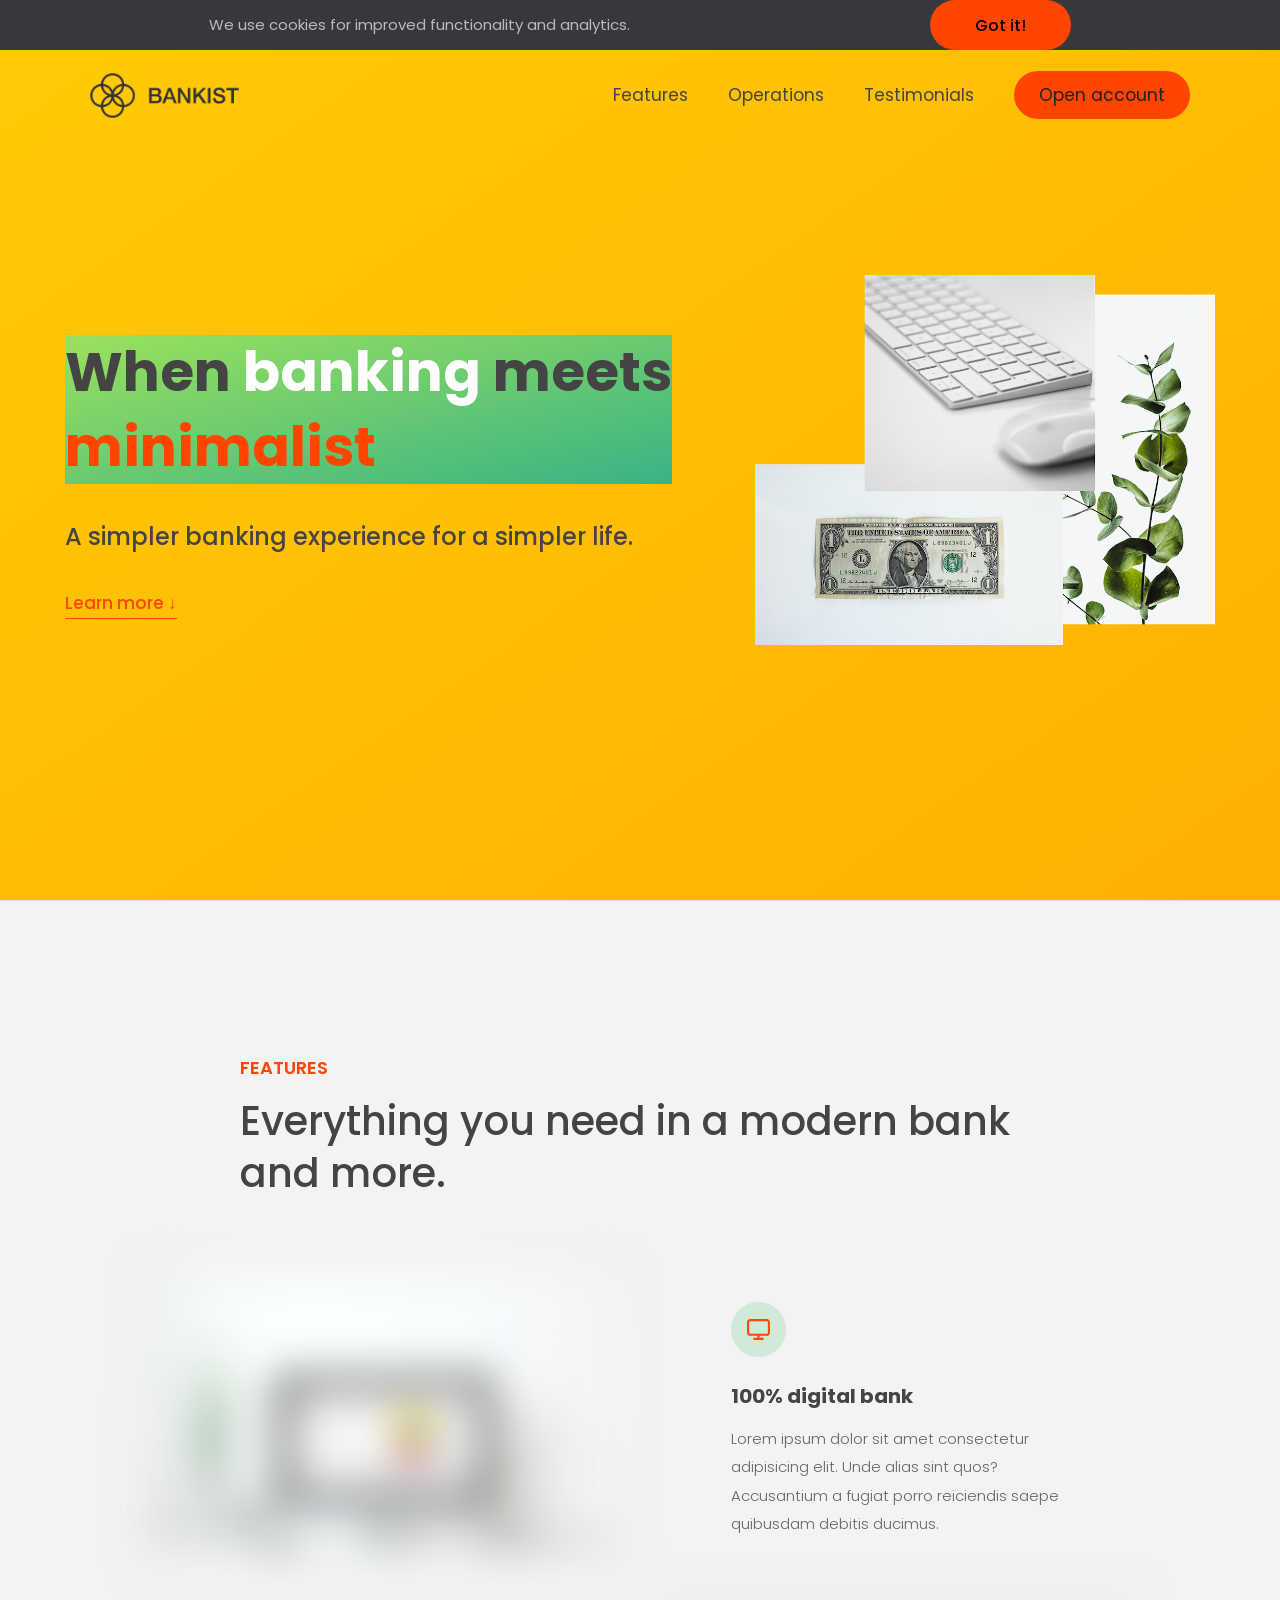
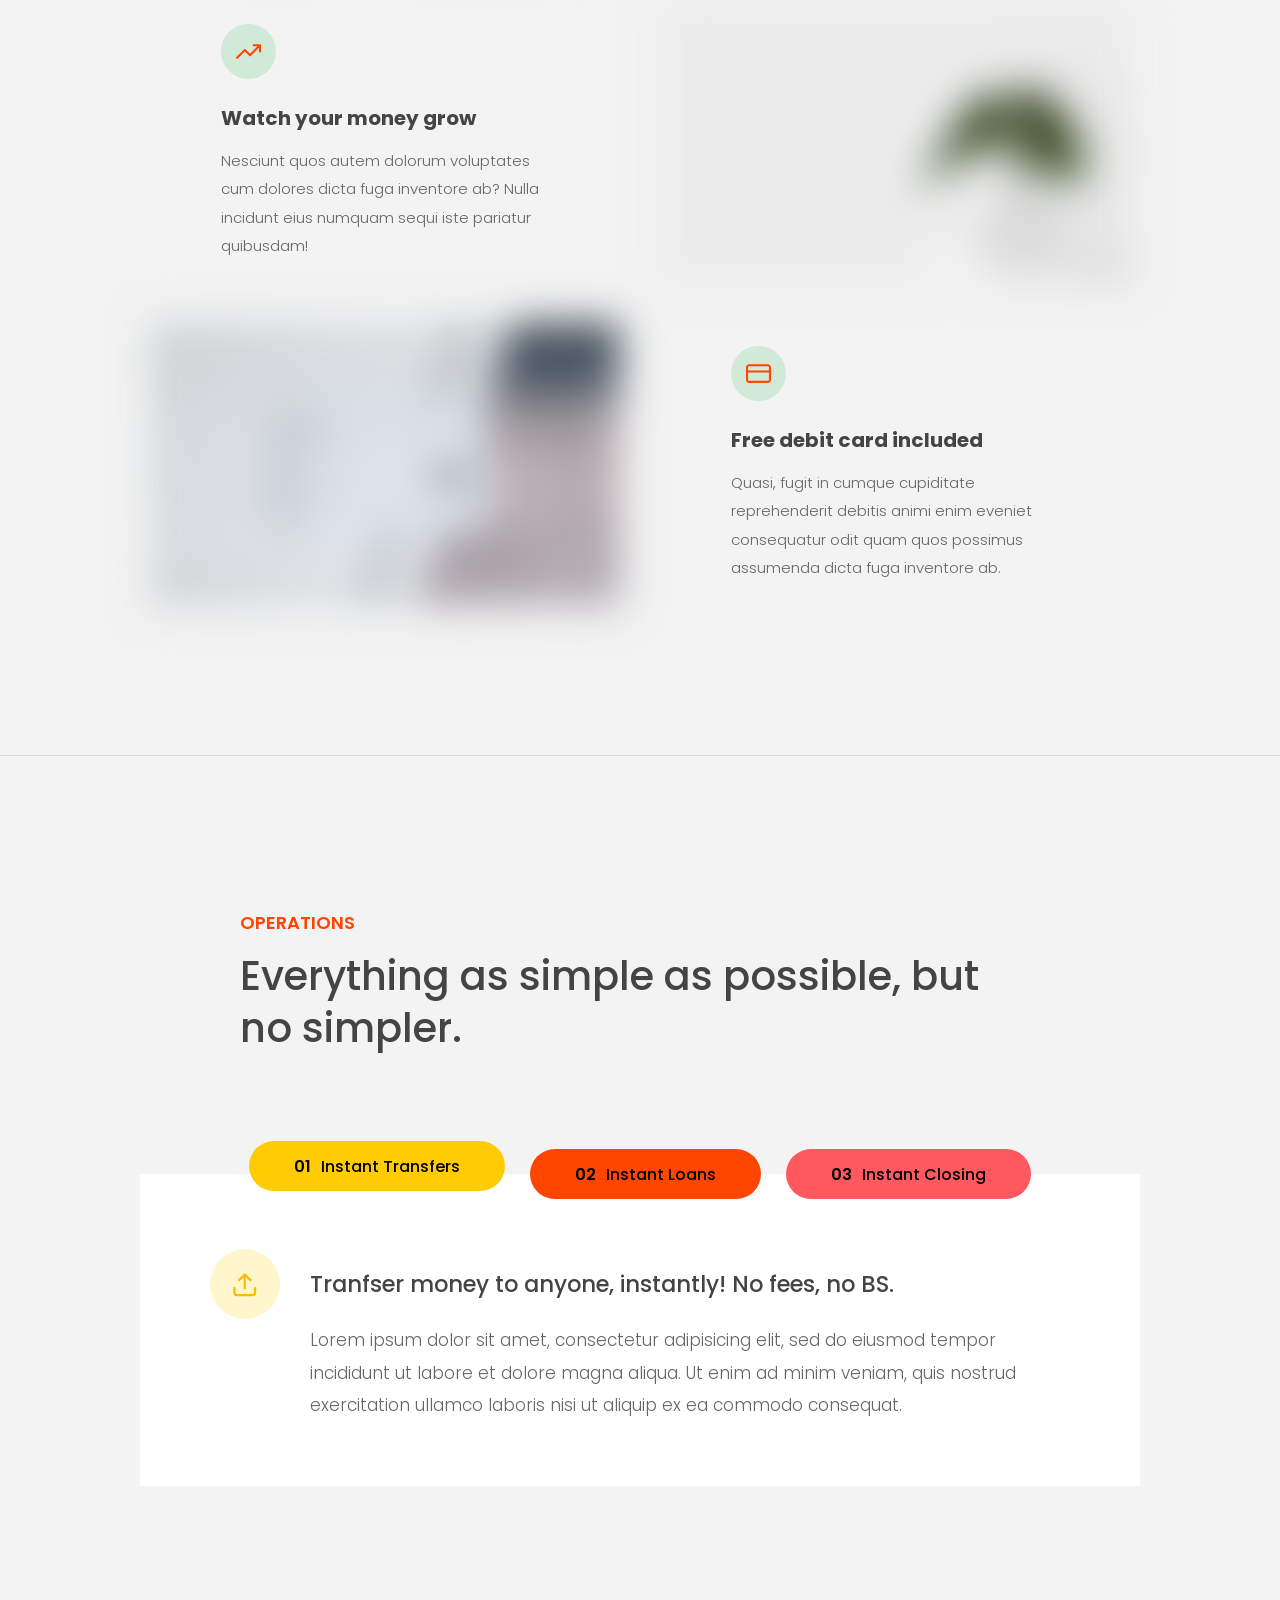
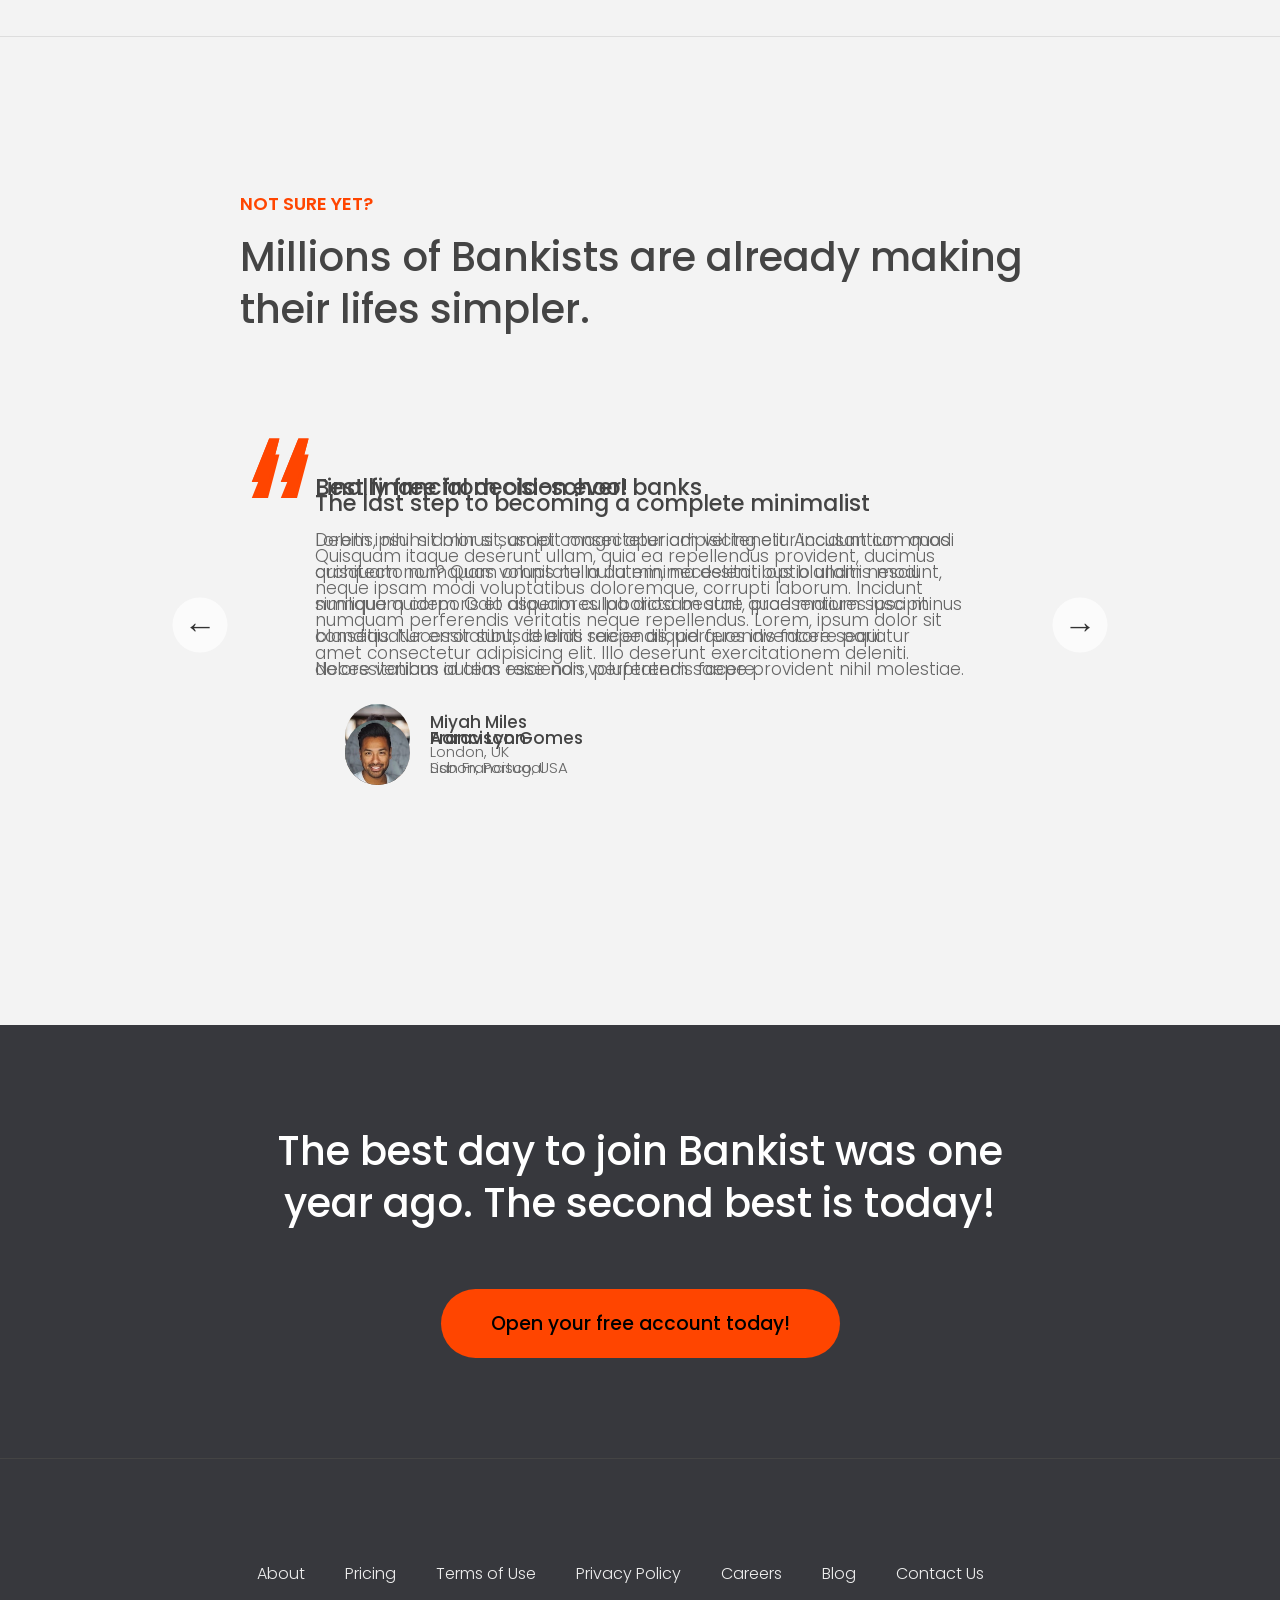
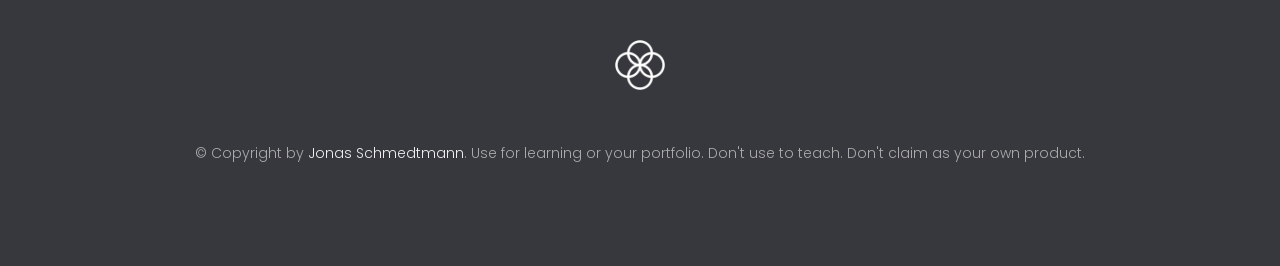
<file: fundemental_part/7.advanced_DOM_events/index.html>
<!DOCTYPE html>
<html lang="en">

<head>
  <meta charset="UTF-8" />
  <meta name="viewport" content="width=device-width, initial-scale=1.0" />
  <meta http-equiv="X-UA-Compatible" content="ie=edge" />
  <link rel="shortcut icon" type="image/png" href="img/icon.png" />

  <link href="https://fonts.googleapis.com/css?family=Poppins:300,400,500,600&display=swap" rel="stylesheet" />
  <link rel="stylesheet" href="style.css" />
  <title>Bankist | When Banking meets Minimalist</title>
</head>

<body>
  <header class="header">
    <nav class="nav">
      <img src="img/logo.png" alt="Bankist logo" class="nav__logo" id="logo" designer="Jonas"
        data-version-number="1.0" />
      <ul class="nav__links">
        <li class="nav__item">
          <a class="nav__link" href="#test-for-proggation">Features</a>
        </li>
        <li class="nav__item">
          <a class="nav__link" href="#section--2">Operations</a>
        </li>
        <li class="nav__item">
          <a class="nav__link" href="#section--3">Testimonials</a>
        </li>
        <li class="nav__item">
          <a class="nav__link nav__link--btn btn--show-modal" href="#">Open account</a>
        </li>
      </ul>
    </nav>

    <div class="header__title">
      <h1>
        When
        <!-- Green highlight effect -->
        <span class="highlight">banking</span>
        meets<br />
        <span class="highlight">minimalist</span>
      </h1>
      <h4>A simpler banking experience for a simpler life.</h4>
      <button class="btn--text btn--scroll-to">Learn more &DownArrow;</button>
      <img src="img/hero.png" class="header__img" alt="Minimalist bank items" />
    </div>
  </header>

  <section class="section" id="section--1">
    <div class="section__title">
      <h2 class="section__description">Features</h2>
      <h3 class="section__header">
        Everything you need in a modern bank and more.
      </h3>
    </div>

    <div class="features">
      <img src="img/digital-lazy.jpg" data-src="img/digital.jpg" alt="Computer" class="features__img lazy-img" />
      <div class="features__feature">
        <div class="features__icon">
          <svg>
            <use xlink:href="img/icons.svg#icon-monitor"></use>
          </svg>
        </div>
        <h5 class="features__header">100% digital bank</h5>
        <p>
          Lorem ipsum dolor sit amet consectetur adipisicing elit. Unde alias
          sint quos? Accusantium a fugiat porro reiciendis saepe quibusdam
          debitis ducimus.
        </p>
      </div>

      <div class="features__feature">
        <div class="features__icon">
          <svg>
            <use xlink:href="img/icons.svg#icon-trending-up"></use>
          </svg>
        </div>
        <h5 class="features__header">Watch your money grow</h5>
        <p>
          Nesciunt quos autem dolorum voluptates cum dolores dicta fuga
          inventore ab? Nulla incidunt eius numquam sequi iste pariatur
          quibusdam!
        </p>
      </div>
      <img src="img/grow-lazy.jpg" data-src="img/grow.jpg" alt="Plant" class="features__img lazy-img" />

      <img src="img/card-lazy.jpg" data-src="img/card.jpg" alt="Credit card" class="features__img lazy-img" />
      <div class="features__feature">
        <div class="features__icon">
          <svg>
            <use xlink:href="img/icons.svg#icon-credit-card"></use>
          </svg>
        </div>
        <h5 class="features__header">Free debit card included</h5>
        <p>
          Quasi, fugit in cumque cupiditate reprehenderit debitis animi enim
          eveniet consequatur odit quam quos possimus assumenda dicta fuga
          inventore ab.
        </p>
      </div>
    </div>
  </section>

  <section class="section" id="section--2">
    <div class="section__title">
      <h2 class="section__description">Operations</h2>
      <h3 class="section__header">
        Everything as simple as possible, but no simpler.
      </h3>
    </div>

    <div class="operations">
      <div class="operations__tab-container">
        <button class="btn operations__tab operations__tab--1 operations__tab--active" data-tab="1">
          <span>01</span>Instant Transfers
        </button>
        <button class="btn operations__tab operations__tab--2" data-tab="2">
          <span>02</span>Instant Loans
        </button>
        <button class="btn operations__tab operations__tab--3" data-tab="3">
          <span>03</span>Instant Closing
        </button>
      </div>
      <div class="operations__content operations__content--1 operations__content--active">
        <div class="operations__icon operations__icon--1">
          <svg>
            <use xlink:href="img/icons.svg#icon-upload"></use>
          </svg>
        </div>
        <h5 class="operations__header">
          Tranfser money to anyone, instantly! No fees, no BS.
        </h5>
        <p>
          Lorem ipsum dolor sit amet, consectetur adipisicing elit, sed do
          eiusmod tempor incididunt ut labore et dolore magna aliqua. Ut enim
          ad minim veniam, quis nostrud exercitation ullamco laboris nisi ut
          aliquip ex ea commodo consequat.
        </p>
      </div>

      <div class="operations__content operations__content--2">
        <div class="operations__icon operations__icon--2">
          <svg>
            <use xlink:href="img/icons.svg#icon-home"></use>
          </svg>
        </div>
        <h5 class="operations__header">
          Buy a home or make your dreams come true, with instant loans.
        </h5>
        <p>
          Duis aute irure dolor in reprehenderit in voluptate velit esse
          cillum dolore eu fugiat nulla pariatur. Excepteur sint occaecat
          cupidatat non proident, sunt in culpa qui officia deserunt mollit
          anim id est laborum.
        </p>
      </div>
      <div class="operations__content operations__content--3">
        <div class="operations__icon operations__icon--3">
          <svg>
            <use xlink:href="img/icons.svg#icon-user-x"></use>
          </svg>
        </div>
        <h5 class="operations__header">
          No longer need your account? No problem! Close it instantly.
        </h5>
        <p>
          Excepteur sint occaecat cupidatat non proident, sunt in culpa qui
          officia deserunt mollit anim id est laborum. Ut enim ad minim
          veniam, quis nostrud exercitation ullamco laboris nisi ut aliquip ex
          ea commodo consequat.
        </p>
      </div>
    </div>
  </section>

  <section class="section" id="section--3">
    <div class="section__title section__title--testimonials">
      <h2 class="section__description">Not sure yet?</h2>
      <h3 class="section__header">
        Millions of Bankists are already making their lifes simpler.
      </h3>
    </div>

    <div class="slider">
      <div class="slide slide--1">
        <div class="testimonial">
          <h5 class="testimonial__header">Best financial decision ever!</h5>
          <blockquote class="testimonial__text">
            Lorem ipsum dolor sit, amet consectetur adipisicing elit.
            Accusantium quas quisquam non? Quas voluptate nulla minima
            deleniti optio ullam nesciunt, numquam corporis et asperiores
            laboriosam sunt, praesentium suscipit blanditiis. Necessitatibus
            id alias reiciendis, perferendis facere pariatur dolore veniam
            autem esse non voluptatem saepe provident nihil molestiae.
          </blockquote>
          <address class="testimonial__author">
            <img src="img/user-1.jpg" alt="" class="testimonial__photo" />
            <h6 class="testimonial__name">Aarav Lynn</h6>
            <p class="testimonial__location">San Francisco, USA</p>
          </address>
        </div>
      </div>

      <div class="slide slide--2">
        <div class="testimonial">
          <h5 class="testimonial__header">
            The last step to becoming a complete minimalist
          </h5>
          <blockquote class="testimonial__text">
            Quisquam itaque deserunt ullam, quia ea repellendus provident,
            ducimus neque ipsam modi voluptatibus doloremque, corrupti
            laborum. Incidunt numquam perferendis veritatis neque repellendus.
            Lorem, ipsum dolor sit amet consectetur adipisicing elit. Illo
            deserunt exercitationem deleniti.
          </blockquote>
          <address class="testimonial__author">
            <img src="img/user-2.jpg" alt="" class="testimonial__photo" />
            <h6 class="testimonial__name">Miyah Miles</h6>
            <p class="testimonial__location">London, UK</p>
          </address>
        </div>
      </div>

      <div class="slide slide--3">
        <div class="testimonial">
          <h5 class="testimonial__header">
            Finally free from old-school banks
          </h5>
          <blockquote class="testimonial__text">
            Debitis, nihil sit minus suscipit magni aperiam vel tenetur
            incidunt commodi architecto numquam omnis nulla autem,
            necessitatibus blanditiis modi similique quidem. Odio aliquam
            culpa dicta beatae quod maiores ipsa minus consequatur error sunt,
            deleniti saepe aliquid quos inventore sequi. Necessitatibus id
            alias reiciendis, perferendis facere.
          </blockquote>
          <address class="testimonial__author">
            <img src="img/user-3.jpg" alt="" class="testimonial__photo" />
            <h6 class="testimonial__name">Francisco Gomes</h6>
            <p class="testimonial__location">Lisbon, Portugal</p>
          </address>
        </div>
      </div>

      <!-- <div class="slide"><img src="img/img-1.jpg" alt="Photo 1" /></div>
        <div class="slide"><img src="img/img-2.jpg" alt="Photo 2" /></div>
        <div class="slide"><img src="img/img-3.jpg" alt="Photo 3" /></div>
        <div class="slide"><img src="img/img-4.jpg" alt="Photo 4" /></div> -->
      <button class="slider__btn slider__btn--left">&larr;</button>
      <button class="slider__btn slider__btn--right">&rarr;</button>
      <div class="dots"></div>
    </div>
  </section>

  <section class="section section--sign-up">
    <div class="section__title">
      <h3 class="section__header">
        The best day to join Bankist was one year ago. The second best is
        today!
      </h3>
    </div>
    <button class="btn btn--show-modal">Open your free account today!</button>
  </section>

  <footer class="footer">
    <ul class="footer__nav">
      <li class="footer__item">
        <a class="footer__link" href="#">About</a>
      </li>
      <li class="footer__item">
        <a class="footer__link" href="#">Pricing</a>
      </li>
      <li class="footer__item">
        <a class="footer__link" href="#">Terms of Use</a>
      </li>
      <li class="footer__item">
        <a class="footer__link" href="#">Privacy Policy</a>
      </li>
      <li class="footer__item">
        <a class="footer__link" href="#">Careers</a>
      </li>
      <li class="footer__item">
        <a class="footer__link" href="#">Blog</a>
      </li>
      <li class="footer__item">
        <a class="footer__link" href="#">Contact Us</a>
      </li>
    </ul>
    <img src="img/icon.png" alt="Logo" class="footer__logo" />
    <p class="footer__copyright">
      &copy; Copyright by
      <a class="footer__link twitter-link" target="_blank" href="https://twitter.com/jonasschmedtman">Jonas
        Schmedtmann</a>. Use for learning or your portfolio. Don't use to teach. Don't claim
      as your own product.
    </p>
  </footer>

  <div class="modal hidden">
    <button class="btn--close-modal">&times;</button>
    <h2 class="modal__header">
      Open your bank account <br />
      in just <span class="highlight">5 minutes</span>
    </h2>
    <form class="modal__form">
      <label>First Name</label>
      <input type="text" />
      <label>Last Name</label>
      <input type="text" />
      <label>Email Address</label>
      <input type="email" />
      <button class="btn">Next step &rarr;</button>
    </form>
  </div>
  <div class="overlay hidden"></div>

  <script src="7.advanced_DOM_events.js"></script>
</body>

</html>
</file>
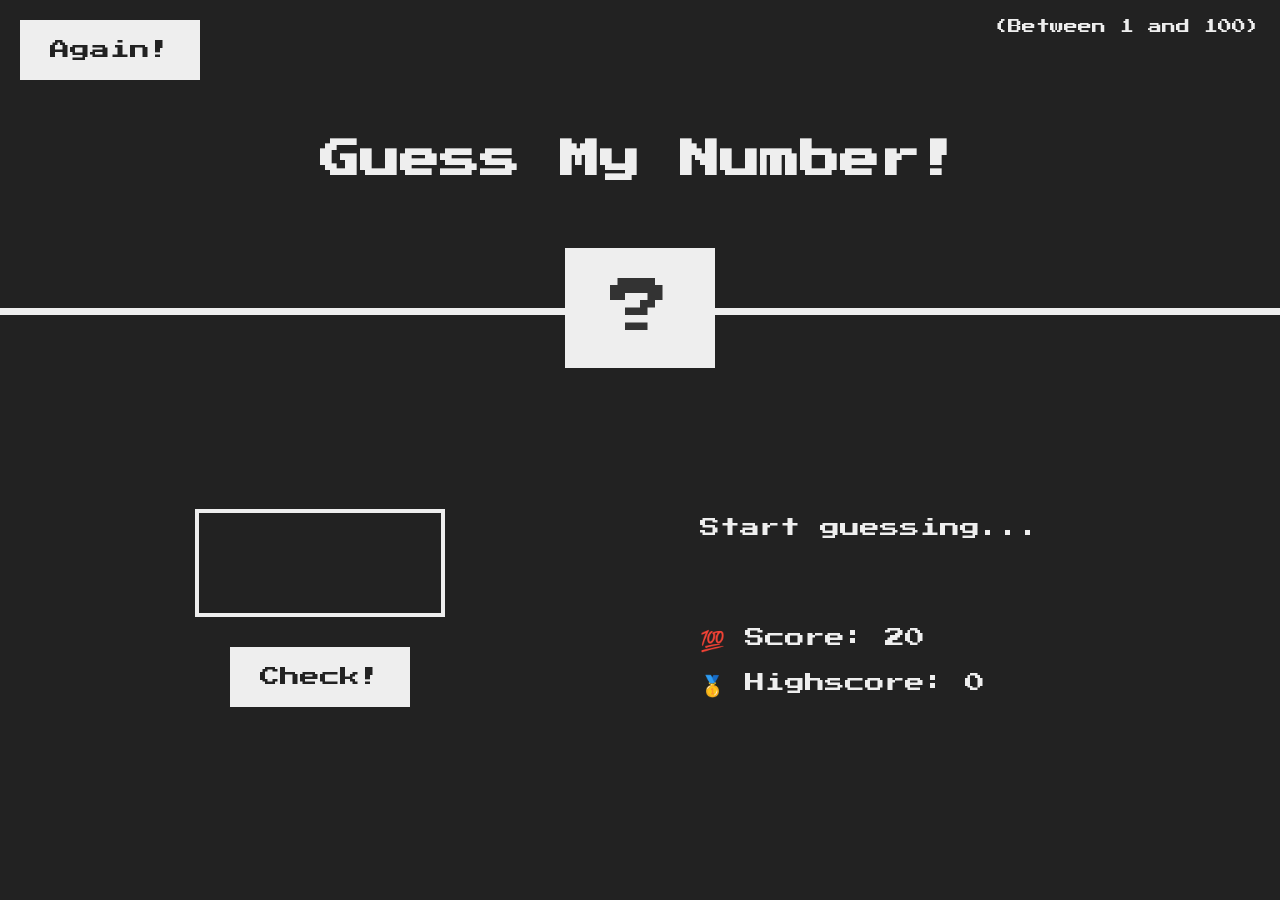
<file: small_tries/1.Guess_my_number/index.html>
<!DOCTYPE html>
<html lang="en">

<head>
    <meta charset="UTF-8" />
    <meta name="viewport" content="width=device-width, initial-scale=1.0" />
    <meta http-equiv="X-UA-Compatible" content="ie=edge" />
    <link rel="stylesheet" href="style.css" />
    <title>Guess My Number!</title>
</head>

<body>
    <header>
        <h1>Guess My Number!</h1>
        <p class="between">(Between 1 and 100)</p>
        <button class="btn again">Again!</button>
        <div class="number">?</div>
    </header>
    <main>
        <section class="left">
            <input type="number" class="guess" />
            <button class="btn check">Check!</button>
        </section>
        <section class="right">
            <p class="message">Start guessing...</p>
            <p class="label-score">💯 Score: <span class="score">20</span></p>
            <p class="label-highscore">
                🥇 Highscore: <span class="highscore">0</span>
            </p>
        </section>
    </main>
    <script src="script.js"></script>
</body>

</html>
</file>
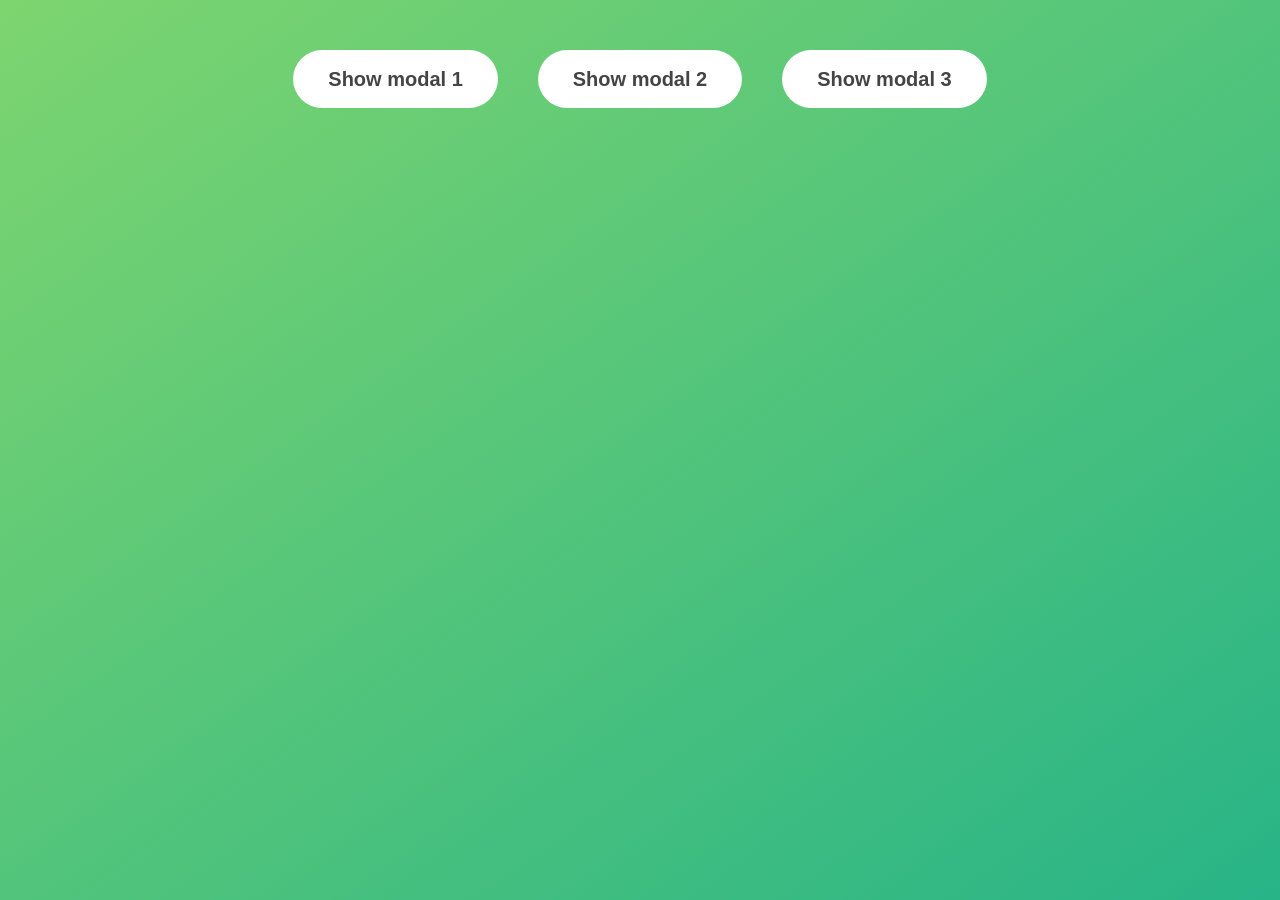
<file: small_tries/2.Modal/index.html>
<!DOCTYPE html>
<html lang="en">

<head>
    <meta charset="UTF-8" />
    <meta name="viewport" content="width=device-width, initial-scale=1.0" />
    <meta http-equiv="X-UA-Compatible" content="ie=edge" />
    <link rel="stylesheet" href="style.css" />
    <title>Modal window</title>
</head>

<body>
    <button class="show-modal">Show modal 1</button>
    <button class="show-modal">Show modal 2</button>
    <button class="show-modal">Show modal 3</button>

    <div class="modal hidden">
        <button class="close-modal">&times;</button>
        <h1>I'm a modal window 😍</h1>
        <p>
            Lorem ipsum dolor sit amet, consectetur adipisicing elit, sed do eiusmod
            tempor incididunt ut labore et dolore magna aliqua. Ut enim ad minim
            veniam, quis nostrud exercitation ullamco laboris nisi ut aliquip ex ea
            commodo consequat. Duis aute irure dolor in reprehenderit in voluptate
            velit esse cillum dolore eu fugiat nulla pariatur. Excepteur sint
            occaecat cupidatat non proident, sunt in culpa qui officia deserunt
            mollit anim id est laborum.
        </p>
    </div>
    <div class="overlay hidden"></div>

    <script src="script.js"></script>
</body>

</html>
</file>
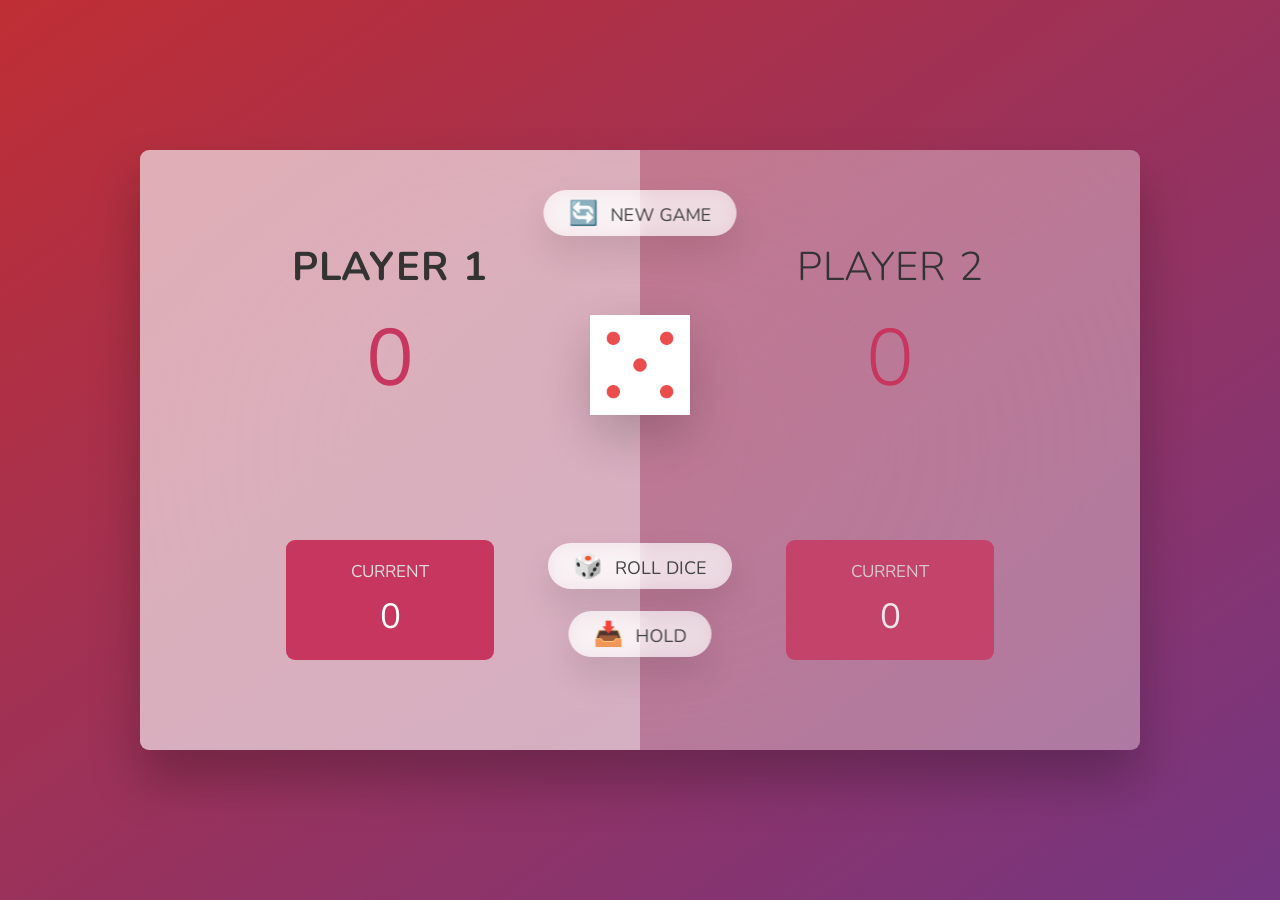
<file: small_tries/3.Pig_game/index.html>
<!DOCTYPE html>
<html lang="en">

<head>
  <meta charset="UTF-8" />
  <meta name="viewport" content="width=device-width, initial-scale=1.0" />
  <meta http-equiv="X-UA-Compatible" content="ie=edge" />
  <link rel="stylesheet" href="style.css" />
  <title>Pig Game</title>
</head>

<body>
  <main>
    <section class="player player--0 player--active">
      <h2 class="name" id="name--0">Player 1</h2>
      <p class="score" id="score--0">0</p>
      <div class="current">
        <p class="current-label">Current</p>
        <p class="current-score" id="current--0">0</p>
      </div>
    </section>
    <section class="player player--1">
      <h2 class="name" id="name--1">Player 2</h2>
      <p class="score" id="score--1">0</p>
      <div class="current">
        <p class="current-label">Current</p>
        <p class="current-score" id="current--1">0</p>
      </div>
    </section>

    <img src="dice-5.png" alt="Playing dice" class="dice" />
    <button class="btn btn--new">🔄 New game</button>
    <button class="btn btn--roll">🎲 Roll dice</button>
    <button class="btn btn--hold">📥 Hold</button>
  </main>
  <script src="script.js"></script>
</body>

</html>
</file>
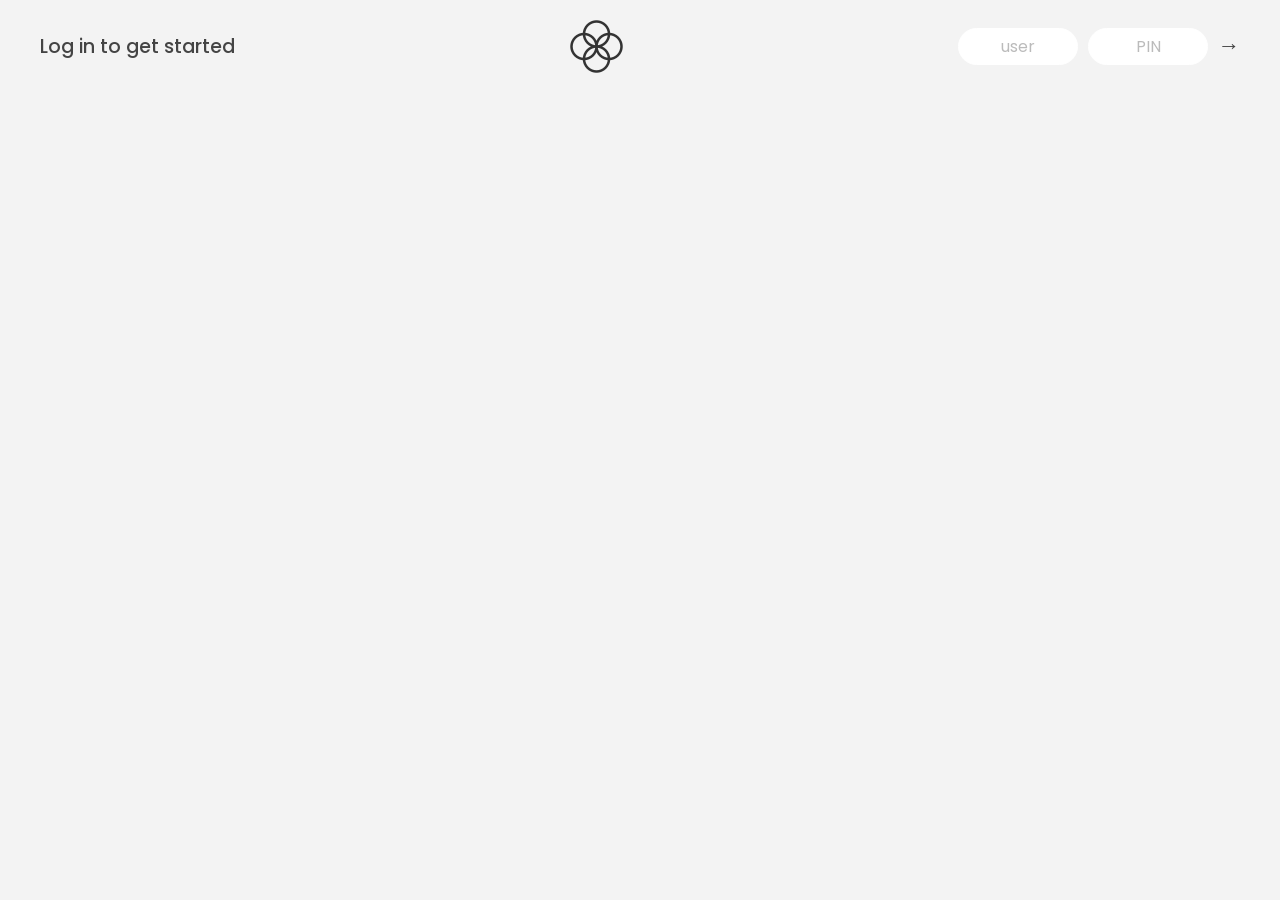
<file: small_tries/4.bankist/index.html>
<!DOCTYPE html>
<html lang="en">

<head>
  <meta charset="UTF-8" />
  <meta name="viewport" content="width=device-width, initial-scale=1.0" />
  <meta http-equiv="X-UA-Compatible" content="ie=edge" />
  <link rel="shortcut icon" type="image/png" href="/icon.png" />

  <link href="https://fonts.googleapis.com/css?family=Poppins:400,500,600&display=swap" rel="stylesheet" />

  <link rel="stylesheet" href="style.css" />
  <title>Bankist</title>
</head>

<body>
  <!-- TOP NAVIGATION -->
  <nav>
    <p class="welcome">Log in to get started</p>
    <img src="logo.png" alt="Logo" class="logo" />
    <form class="login">
      <input type="text" placeholder="user" class="login__input login__input--user" />
      <!-- In practice, use type="password" -->
      <input type="text" placeholder="PIN" maxlength="4" class="login__input login__input--pin" />
      <button class="login__btn">&rarr;</button>
    </form>
  </nav>

  <main class="app">
    <!-- BALANCE -->
    <div class="balance">
      <div>
        <p class="balance__label">Current balance</p>
        <p class="balance__date">
          As of <span class="date">05/03/2037</span>
        </p>
      </div>
      <p class="balance__value">0000€</p>
    </div>

    <!-- MOVEMENTS -->
    <div class="movements">
      <div class="movements__row">
        <div class="movements__type movements__type--deposit">2 deposit</div>
        <div class="movements__date">3 days ago</div>
        <div class="movements__value">4 000€</div>
      </div>
      <div class="movements__row">
        <div class="movements__type movements__type--withdrawal">
          1 withdrawal
        </div>
        <div class="movements__date">24/01/2037</div>
        <div class="movements__value">-378€</div>
      </div>
    </div>

    <!-- SUMMARY -->
    <div class="summary">
      <p class="summary__label">In</p>
      <p class="summary__value summary__value--in">0000€</p>
      <p class="summary__label">Out</p>
      <p class="summary__value summary__value--out">0000€</p>
      <p class="summary__label">Interest</p>
      <p class="summary__value summary__value--interest">0000€</p>
      <button class="btn--sort">&downarrow; SORT</button>
    </div>

    <!-- OPERATION: TRANSFERS -->
    <div class="operation operation--transfer">
      <h2>Transfer money</h2>
      <form class="form form--transfer">
        <input type="text" class="form__input form__input--to" />
        <input type="number" class="form__input form__input--amount" />
        <button class="form__btn form__btn--transfer">&rarr;</button>
        <label class="form__label">Transfer to</label>
        <label class="form__label">Amount</label>
      </form>
    </div>

    <!-- OPERATION: LOAN -->
    <div class="operation operation--loan">
      <h2>Request loan</h2>
      <form class="form form--loan">
        <input type="number" class="form__input form__input--loan-amount" />
        <button class="form__btn form__btn--loan">&rarr;</button>
        <label class="form__label form__label--loan">Amount</label>
      </form>
    </div>

    <!-- OPERATION: CLOSE -->
    <div class="operation operation--close">
      <h2>Close account</h2>
      <form class="form form--close">
        <input type="text" class="form__input form__input--user" />
        <input type="password" maxlength="6" class="form__input form__input--pin" />
        <button class="form__btn form__btn--close">&rarr;</button>
        <label class="form__label">Confirm user</label>
        <label class="form__label">Confirm PIN</label>
      </form>
    </div>

    <!-- LOGOUT TIMER -->
    <p class="logout-timer">
      You will be logged out in <span class="timer">00:00</span>
    </p>
  </main>

  <!-- <footer>
      &copy; by Jonas Schmedtmann. Don't claim as your own :)
    </footer> -->

  <script type="module" src="script.js"></script>
</body>

</html>
</file>
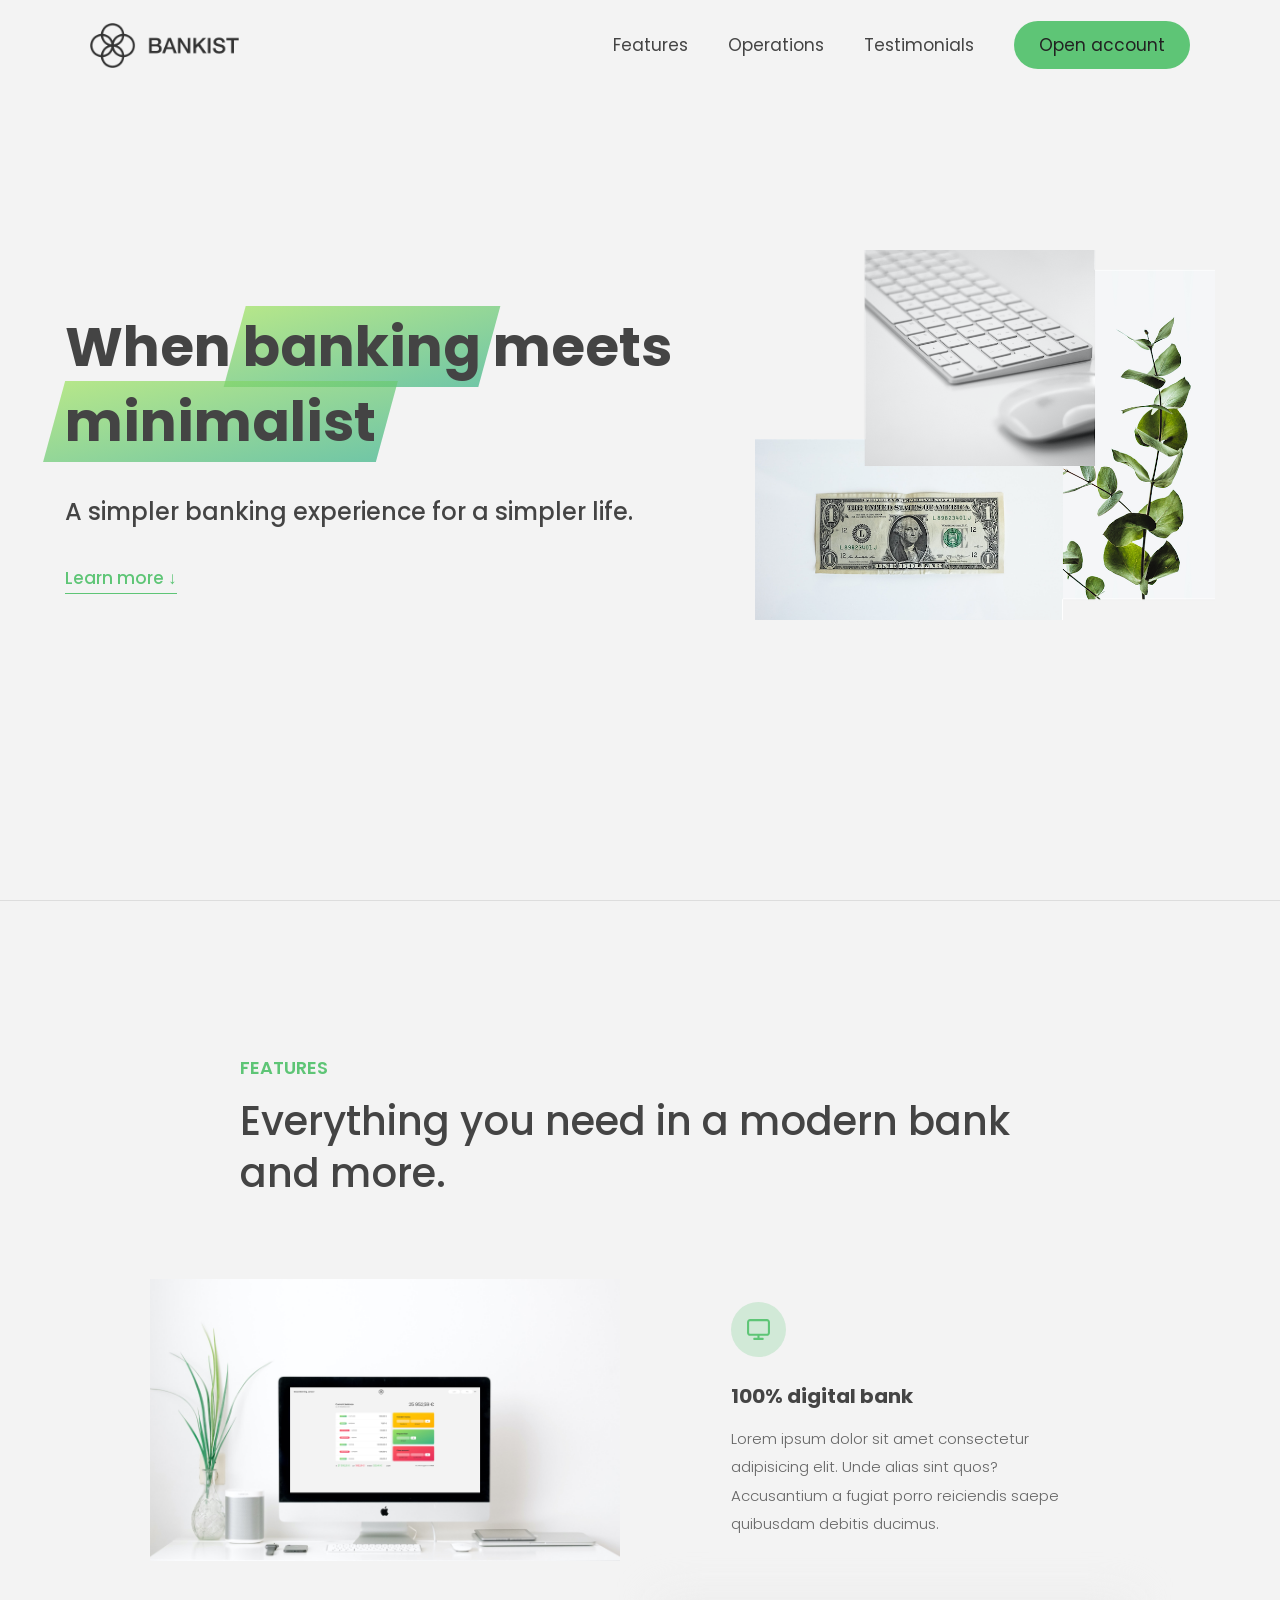
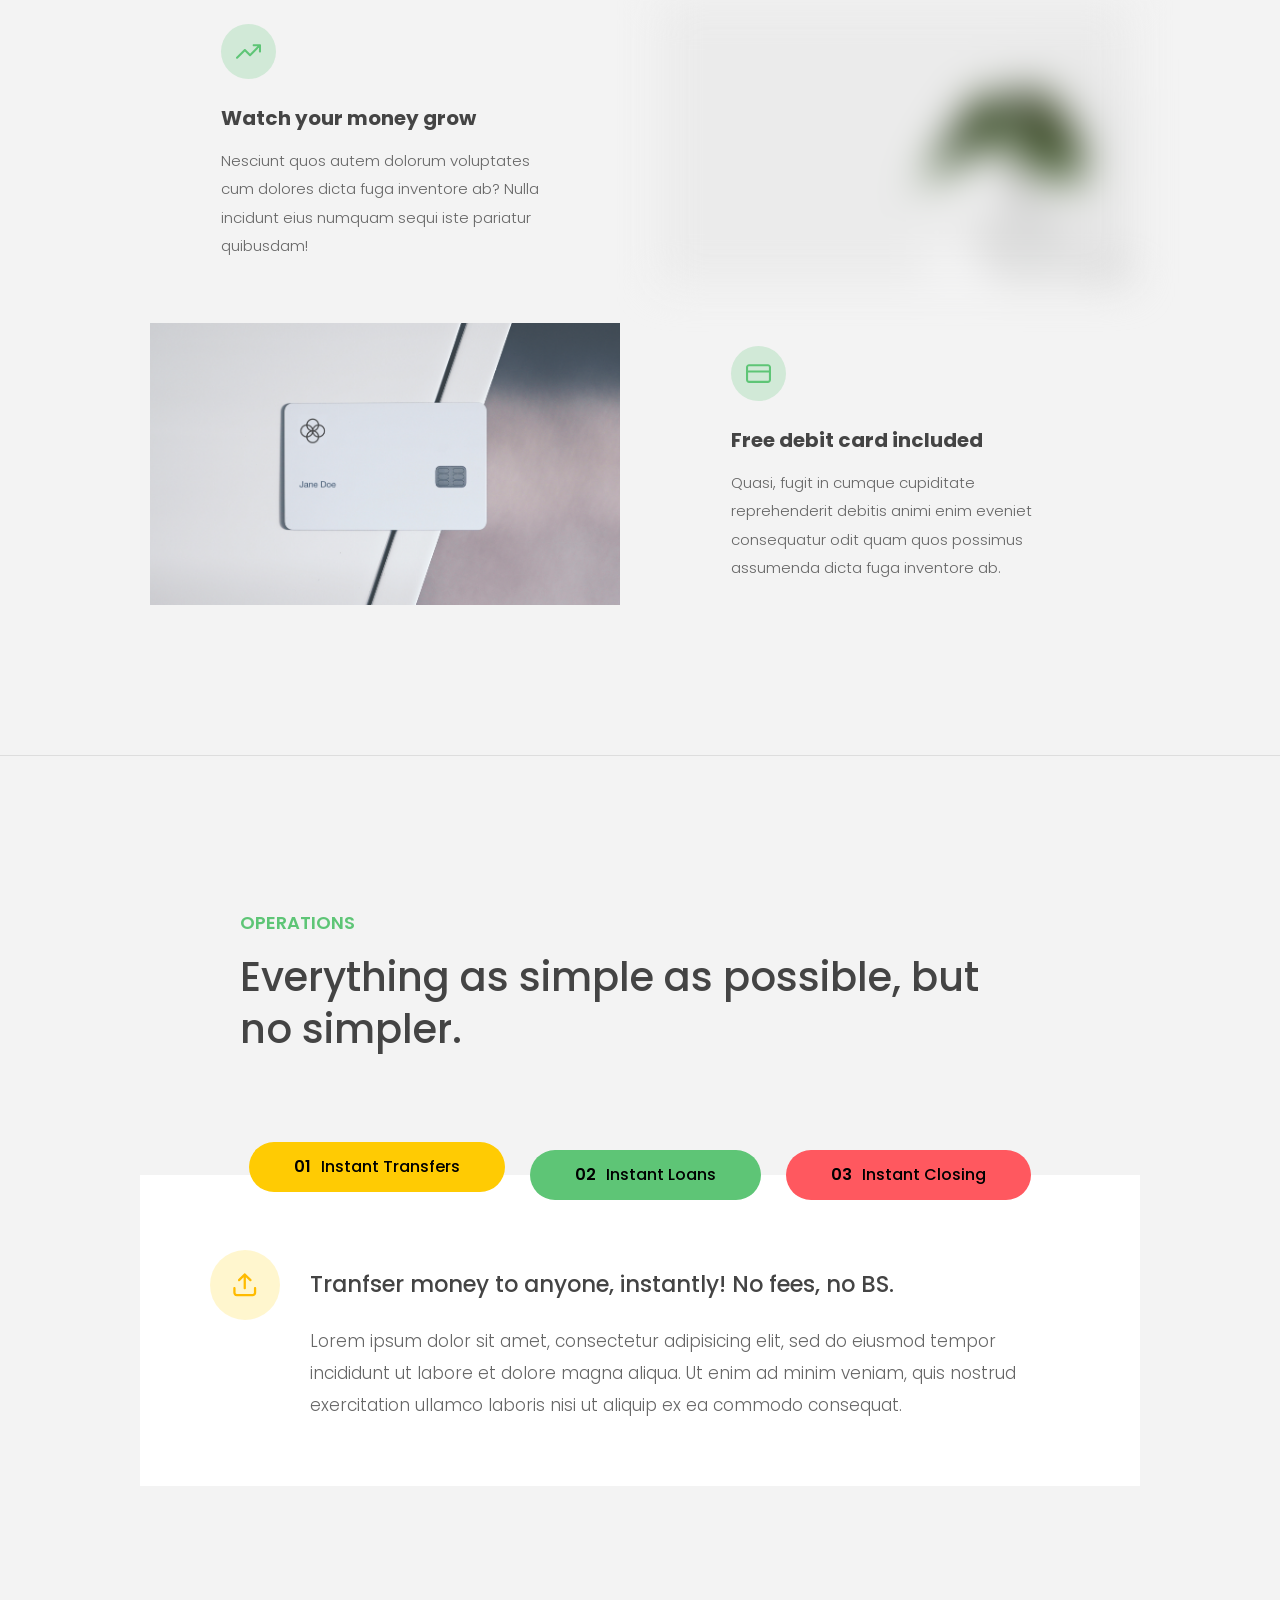
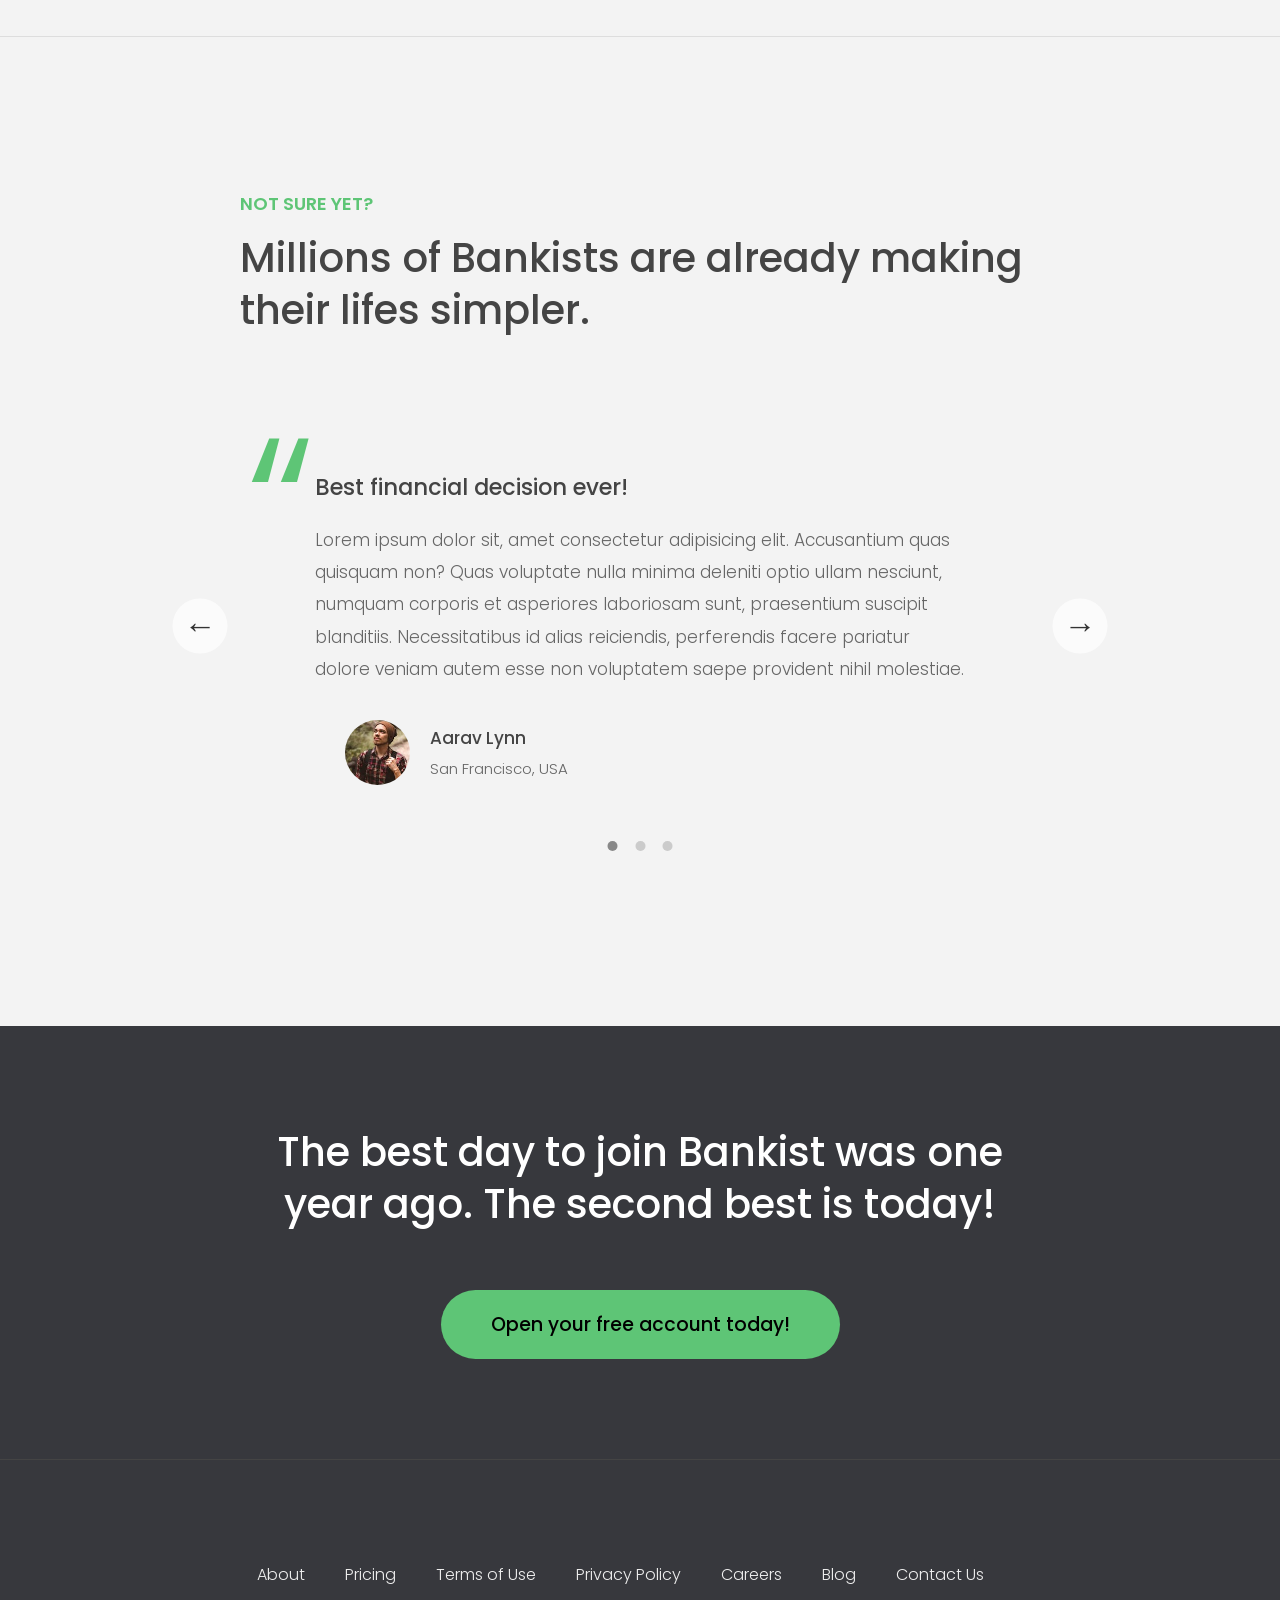
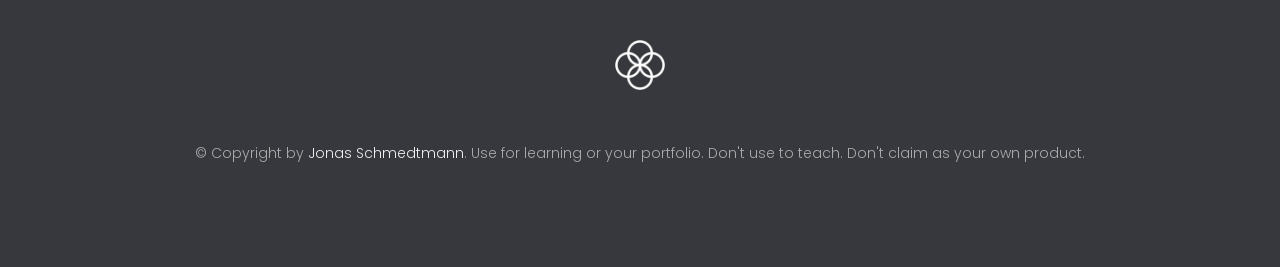
<file: small_tries/5.bankist_web/index.html>
<!DOCTYPE html>
<html lang="en">

<head>
  <meta charset="UTF-8" />
  <meta name="viewport" content="width=device-width, initial-scale=1.0" />
  <meta http-equiv="X-UA-Compatible" content="ie=edge" />
  <link rel="shortcut icon" type="image/png" href="img/icon.png" />

  <link href="https://fonts.googleapis.com/css?family=Poppins:300,400,500,600&display=swap" rel="stylesheet" />
  <link rel="stylesheet" href="style.css" />
  <title>Bankist | When Banking meets Minimalist</title>


  <script defer src="script.js"></script>
</head>

<body>
  <header class="header">
    <nav class="nav">
      <img src="img/logo.png" alt="Bankist logo" class="nav__logo" id="logo" />
      <ul class="nav__links">
        <li class="nav__item">
          <a class="nav__link" href="#section--1">Features</a>
        </li>
        <li class="nav__item">
          <a class="nav__link" href="#section--2">Operations</a>
        </li>
        <li class="nav__item">
          <a class="nav__link" href="#section--3">Testimonials</a>
        </li>
        <li class="nav__item">
          <a class="nav__link nav__link--btn btn--show-modal" href="#">Open account</a>
        </li>
      </ul>
    </nav>

    <div class="header__title">
      <h1>
        When
        <!-- Green highlight effect -->
        <span class="highlight">banking</span>
        meets<br />
        <span class="highlight">minimalist</span>
      </h1>
      <h4>A simpler banking experience for a simpler life.</h4>
      <button class="btn--text btn--scroll-to">Learn more &DownArrow;</button>
      <img src="img/hero.png" class="header__img" alt="Minimalist bank items" />
    </div>
  </header>

  <section class="section" id="section--1">
    <div class="section__title">
      <h2 class="section__description">Features</h2>
      <h3 class="section__header">
        Everything you need in a modern bank and more.
      </h3>
    </div>

    <div class="features">
      <img src="img/digital-lazy.jpg" data-src="img/digital.jpg" alt="Computer" class="features__img lazy-img" />
      <div class="features__feature">
        <div class="features__icon">
          <svg>
            <use xlink:href="img/icons.svg#icon-monitor"></use>
          </svg>
        </div>
        <h5 class="features__header">100% digital bank</h5>
        <p>
          Lorem ipsum dolor sit amet consectetur adipisicing elit. Unde alias
          sint quos? Accusantium a fugiat porro reiciendis saepe quibusdam
          debitis ducimus.
        </p>
      </div>

      <div class="features__feature">
        <div class="features__icon">
          <svg>
            <use xlink:href="img/icons.svg#icon-trending-up"></use>
          </svg>
        </div>
        <h5 class="features__header">Watch your money grow</h5>
        <p>
          Nesciunt quos autem dolorum voluptates cum dolores dicta fuga
          inventore ab? Nulla incidunt eius numquam sequi iste pariatur
          quibusdam!
        </p>
      </div>
      <img src="img/grow-lazy.jpg" data-src="img/grow.jpg" alt="Plant" class="features__img lazy-img" />

      <img src="img/card-lazy.jpg" data-src="img/card.jpg" alt="Credit card" class="features__img lazy-img" />
      <div class="features__feature">
        <div class="features__icon">
          <svg>
            <use xlink:href="img/icons.svg#icon-credit-card"></use>
          </svg>
        </div>
        <h5 class="features__header">Free debit card included</h5>
        <p>
          Quasi, fugit in cumque cupiditate reprehenderit debitis animi enim
          eveniet consequatur odit quam quos possimus assumenda dicta fuga
          inventore ab.
        </p>
      </div>
    </div>
  </section>

  <section class="section" id="section--2">
    <div class="section__title">
      <h2 class="section__description">Operations</h2>
      <h3 class="section__header">
        Everything as simple as possible, but no simpler.
      </h3>
    </div>

    <div class="operations">
      <div class="operations__tab-container">
        <button class="btn operations__tab operations__tab--1 operations__tab--active" data-tab="1">
          <span>01</span>Instant Transfers
        </button>
        <button class="btn operations__tab operations__tab--2" data-tab="2">
          <span>02</span>Instant Loans
        </button>
        <button class="btn operations__tab operations__tab--3" data-tab="3">
          <span>03</span>Instant Closing
        </button>
      </div>
      <div class="operations__content operations__content--1 operations__content--active">
        <div class="operations__icon operations__icon--1">
          <svg>
            <use xlink:href="img/icons.svg#icon-upload"></use>
          </svg>
        </div>
        <h5 class="operations__header">
          Tranfser money to anyone, instantly! No fees, no BS.
        </h5>
        <p>
          Lorem ipsum dolor sit amet, consectetur adipisicing elit, sed do
          eiusmod tempor incididunt ut labore et dolore magna aliqua. Ut enim
          ad minim veniam, quis nostrud exercitation ullamco laboris nisi ut
          aliquip ex ea commodo consequat.
        </p>
      </div>

      <div class="operations__content operations__content--2">
        <div class="operations__icon operations__icon--2">
          <svg>
            <use xlink:href="img/icons.svg#icon-home"></use>
          </svg>
        </div>
        <h5 class="operations__header">
          Buy a home or make your dreams come true, with instant loans.
        </h5>
        <p>
          Duis aute irure dolor in reprehenderit in voluptate velit esse
          cillum dolore eu fugiat nulla pariatur. Excepteur sint occaecat
          cupidatat non proident, sunt in culpa qui officia deserunt mollit
          anim id est laborum.
        </p>
      </div>
      <div class="operations__content operations__content--3">
        <div class="operations__icon operations__icon--3">
          <svg>
            <use xlink:href="img/icons.svg#icon-user-x"></use>
          </svg>
        </div>
        <h5 class="operations__header">
          No longer need your account? No problem! Close it instantly.
        </h5>
        <p>
          Excepteur sint occaecat cupidatat non proident, sunt in culpa qui
          officia deserunt mollit anim id est laborum. Ut enim ad minim
          veniam, quis nostrud exercitation ullamco laboris nisi ut aliquip ex
          ea commodo consequat.
        </p>
      </div>
    </div>
  </section>

  <section class="section" id="section--3">
    <div class="section__title section__title--testimonials">
      <h2 class="section__description">Not sure yet?</h2>
      <h3 class="section__header">
        Millions of Bankists are already making their lifes simpler.
      </h3>
    </div>

    <div class="slider">
      <div class="slide slide--1">
        <div class="testimonial">
          <h5 class="testimonial__header">Best financial decision ever!</h5>
          <blockquote class="testimonial__text">
            Lorem ipsum dolor sit, amet consectetur adipisicing elit.
            Accusantium quas quisquam non? Quas voluptate nulla minima
            deleniti optio ullam nesciunt, numquam corporis et asperiores
            laboriosam sunt, praesentium suscipit blanditiis. Necessitatibus
            id alias reiciendis, perferendis facere pariatur dolore veniam
            autem esse non voluptatem saepe provident nihil molestiae.
          </blockquote>
          <address class="testimonial__author">
            <img src="img/user-1.jpg" alt="" class="testimonial__photo" />
            <h6 class="testimonial__name">Aarav Lynn</h6>
            <p class="testimonial__location">San Francisco, USA</p>
          </address>
        </div>
      </div>

      <div class="slide slide--2">
        <div class="testimonial">
          <h5 class="testimonial__header">
            The last step to becoming a complete minimalist
          </h5>
          <blockquote class="testimonial__text">
            Quisquam itaque deserunt ullam, quia ea repellendus provident,
            ducimus neque ipsam modi voluptatibus doloremque, corrupti
            laborum. Incidunt numquam perferendis veritatis neque repellendus.
            Lorem, ipsum dolor sit amet consectetur adipisicing elit. Illo
            deserunt exercitationem deleniti.
          </blockquote>
          <address class="testimonial__author">
            <img src="img/user-2.jpg" alt="" class="testimonial__photo" />
            <h6 class="testimonial__name">Miyah Miles</h6>
            <p class="testimonial__location">London, UK</p>
          </address>
        </div>
      </div>

      <div class="slide slide--3">
        <div class="testimonial">
          <h5 class="testimonial__header">
            Finally free from old-school banks
          </h5>
          <blockquote class="testimonial__text">
            Debitis, nihil sit minus suscipit magni aperiam vel tenetur
            incidunt commodi architecto numquam omnis nulla autem,
            necessitatibus blanditiis modi similique quidem. Odio aliquam
            culpa dicta beatae quod maiores ipsa minus consequatur error sunt,
            deleniti saepe aliquid quos inventore sequi. Necessitatibus id
            alias reiciendis, perferendis facere.
          </blockquote>
          <address class="testimonial__author">
            <img src="img/user-3.jpg" alt="" class="testimonial__photo" />
            <h6 class="testimonial__name">Francisco Gomes</h6>
            <p class="testimonial__location">Lisbon, Portugal</p>
          </address>
        </div>
      </div>

      <!-- <div class="slide"><img src="img/img-1.jpg" alt="Photo 1" /></div>
        <div class="slide"><img src="img/img-2.jpg" alt="Photo 2" /></div>
        <div class="slide"><img src="img/img-3.jpg" alt="Photo 3" /></div>
        <div class="slide"><img src="img/img-4.jpg" alt="Photo 4" /></div> -->
      <button class="slider__btn slider__btn--left">&larr;</button>
      <button class="slider__btn slider__btn--right">&rarr;</button>
      <div class="dots"></div>
    </div>
  </section>

  <section class="section section--sign-up">
    <div class="section__title">
      <h3 class="section__header">
        The best day to join Bankist was one year ago. The second best is
        today!
      </h3>
    </div>
    <button class="btn btn--show-modal">Open your free account today!</button>
  </section>

  <footer class="footer">
    <ul class="footer__nav">
      <li class="footer__item">
        <a class="footer__link" href="#">About</a>
      </li>
      <li class="footer__item">
        <a class="footer__link" href="#">Pricing</a>
      </li>
      <li class="footer__item">
        <a class="footer__link" href="#">Terms of Use</a>
      </li>
      <li class="footer__item">
        <a class="footer__link" href="#">Privacy Policy</a>
      </li>
      <li class="footer__item">
        <a class="footer__link" href="#">Careers</a>
      </li>
      <li class="footer__item">
        <a class="footer__link" href="#">Blog</a>
      </li>
      <li class="footer__item">
        <a class="footer__link" href="#">Contact Us</a>
      </li>
    </ul>
    <img src="img/icon.png" alt="Logo" class="footer__logo" />
    <p class="footer__copyright">
      &copy; Copyright by
      <a class="footer__link twitter-link" target="_blank" href="https://twitter.com/jonasschmedtman">Jonas
        Schmedtmann</a>. Use for learning or your portfolio. Don't use to teach. Don't claim
      as your own product.
    </p>
  </footer>

  <div class="modal hidden">
    <button class="btn--close-modal">&times;</button>
    <h2 class="modal__header">
      Open your bank account <br />
      in just <span class="highlight">5 minutes</span>
    </h2>
    <form class="modal__form">
      <label>First Name</label>
      <input type="text" />
      <label>Last Name</label>
      <input type="text" />
      <label>Email Address</label>
      <input type="email" />
      <button class="btn">Next step &rarr;</button>
    </form>
  </div>
  <div class="overlay hidden"></div>
</body>

</html>
</file>
<file: fundemental_part/7.advanced_DOM_events/style.css>
/* The page is NOT responsive. You can implement responsiveness yourself if you wanna have some fun 😃 */

:root {
  --color-primary: #5ec576;
  --color-secondary: #ffcb03;
  --color-tertiary: #ff585f;
  --color-primary-darker: #4bbb7d;
  --color-secondary-darker: #ffbb00;
  --color-tertiary-darker: #fd424b;
  --color-primary-opacity: #5ec5763a;
  --color-secondary-opacity: #ffcd0331;
  --color-tertiary-opacity: #ff58602d;
  --gradient-primary: linear-gradient(to top left, #39b385, #9be15d);
  --gradient-secondary: linear-gradient(to top left, #ffb003, #ffcb03);
}

* {
  margin: 0;
  padding: 0;
  box-sizing: inherit;
}

html {
  font-size: 62.5%;
  box-sizing: border-box;
}

body {
  font-family: 'Poppins', sans-serif;
  font-weight: 300;
  color: #444;
  line-height: 1.9;
  background-color: #f3f3f3;
}

/* GENERAL ELEMENTS */
.section {
  padding: 15rem 3rem;
  border-top: 1px solid #ddd;

  transition: transform 1s, opacity 1s;
}

.section--hidden {
  opacity: 0;
  transform: translateY(8rem);
}

.section__title {
  max-width: 80rem;
  margin: 0 auto 8rem auto;
}

.section__description {
  font-size: 1.8rem;
  font-weight: 600;
  text-transform: uppercase;
  color: var(--color-primary);
  margin-bottom: 1rem;
}

.section__header {
  font-size: 4rem;
  line-height: 1.3;
  font-weight: 500;
}

.btn {
  display: inline-block;
  background-color: var(--color-primary);
  font-size: 1.6rem;
  font-family: inherit;
  font-weight: 500;
  border: none;
  padding: 1.25rem 4.5rem;
  border-radius: 10rem;
  cursor: pointer;
  transition: all 0.3s;
}

.btn:hover {
  background-color: var(--color-primary-darker);
}

.btn--text {
  display: inline-block;
  background: none;
  font-size: 1.7rem;
  font-family: inherit;
  font-weight: 500;
  color: var(--color-primary);
  border: none;
  border-bottom: 1px solid currentColor;
  padding-bottom: 2px;
  cursor: pointer;
  transition: all 0.3s;
}

p {
  color: #666;
}

/* This is BAD for accessibility! Don't do in the real world! */
button:focus {
  outline: none;
}

img {
  transition: filter 0.5s;
}

.lazy-img {
  filter: blur(20px);
}

/* NAVIGATION */
.nav {
  display: flex;
  justify-content: space-between;
  align-items: center;
  height: 9rem;
  width: 100%;
  padding: 0 6rem;
  z-index: 100;
}

/* nav and stickly class at the same time */
.nav.sticky {
  position: fixed;
  background-color: rgba(255, 255, 255, 0.95);
}

.nav__logo {
  height: 4.5rem;
  transition: all 0.3s;
}

.nav__links {
  display: flex;
  align-items: center;
  list-style: none;
}

.nav__item {
  margin-left: 4rem;
}

.nav__link:link,
.nav__link:visited {
  font-size: 1.7rem;
  font-weight: 400;
  color: inherit;
  text-decoration: none;
  display: block;
  transition: all 0.3s;
}

.nav__link--btn:link,
.nav__link--btn:visited {
  padding: 0.8rem 2.5rem;
  border-radius: 3rem;
  background-color: var(--color-primary);
  color: #222;
}

.nav__link--btn:hover,
.nav__link--btn:active {
  color: inherit;
  background-color: var(--color-primary-darker);
  color: #333;
}

/* HEADER */
.header {
  padding: 0 3rem;
  height: 100vh;
  display: flex;
  flex-direction: column;
  align-items: center;
}

.header__title {
  flex: 1;

  max-width: 115rem;
  display: grid;
  grid-template-columns: 3fr 2fr;
  row-gap: 3rem;
  align-content: center;
  justify-content: center;

  align-items: start;
  justify-items: start;
}

h1 {
  font-size: 5.5rem;
  line-height: 1.35;
}

h4 {
  font-size: 2.4rem;
  font-weight: 500;
}

.header__img {
  width: 100%;
  grid-column: 2 / 3;
  grid-row: 1 / span 4;
  transform: translateY(-6rem);
}

.highlight {
  position: relative;
}

.highlight::after {
  display: block;
  content: '';
  position: absolute;
  bottom: 0;
  left: 0;
  height: 100%;
  width: 100%;
  z-index: -1;
  opacity: 0.7;
  transform: scale(1.07, 1.05) skewX(-15deg);
  background-image: var(--gradient-primary);
}

/* FEATURES */
.features {
  display: grid;
  grid-template-columns: 1fr 1fr;
  gap: 4rem;
  margin: 0 12rem;
}

.features__img {
  width: 100%;
}

.features__feature {
  align-self: center;
  justify-self: center;
  width: 70%;
  font-size: 1.5rem;
}

.features__icon {
  display: flex;
  align-items: center;
  justify-content: center;
  background-color: var(--color-primary-opacity);
  height: 5.5rem;
  width: 5.5rem;
  border-radius: 50%;
  margin-bottom: 2rem;
}

.features__icon svg {
  height: 2.5rem;
  width: 2.5rem;
  fill: var(--color-primary);
}

.features__header {
  font-size: 2rem;
  margin-bottom: 1rem;
}

/* OPERATIONS */
.operations {
  max-width: 100rem;
  margin: 12rem auto 0 auto;

  background-color: #fff;
}

.operations__tab-container {
  display: flex;
  justify-content: center;
}

.operations__tab {
  margin-right: 2.5rem;
  transform: translateY(-50%);
}

.operations__tab span {
  margin-right: 1rem;
  font-weight: 600;
  display: inline-block;
}

.operations__tab--1 {
  background-color: var(--color-secondary);
}

.operations__tab--1:hover {
  background-color: var(--color-secondary-darker);
}

.operations__tab--3 {
  background-color: var(--color-tertiary);
  margin: 0;
}

.operations__tab--3:hover {
  background-color: var(--color-tertiary-darker);
}

.operations__tab--active {
  transform: translateY(-66%);
}

.operations__content {
  display: none;

  /* JUST PRESENTATIONAL */
  font-size: 1.7rem;
  padding: 2.5rem 7rem 6.5rem 7rem;
}

.operations__content--active {
  display: grid;
  grid-template-columns: 7rem 1fr;
  column-gap: 3rem;
  row-gap: 0.5rem;
}

.operations__header {
  font-size: 2.25rem;
  font-weight: 500;
  align-self: center;
}

.operations__icon {
  display: flex;
  align-items: center;
  justify-content: center;
  height: 7rem;
  width: 7rem;
  border-radius: 50%;
}

.operations__icon svg {
  height: 2.75rem;
  width: 2.75rem;
}

.operations__content p {
  grid-column: 2;
}

.operations__icon--1 {
  background-color: var(--color-secondary-opacity);
}
.operations__icon--2 {
  background-color: var(--color-primary-opacity);
}
.operations__icon--3 {
  background-color: var(--color-tertiary-opacity);
}
.operations__icon--1 svg {
  fill: var(--color-secondary-darker);
}
.operations__icon--2 svg {
  fill: var(--color-primary);
}
.operations__icon--3 svg {
  fill: var(--color-tertiary);
}

/* SLIDER */
.slider {
  max-width: 100rem;
  height: 50rem;
  margin: 0 auto;
  position: relative;

  /* IN THE END */
  overflow: hidden;
}

.slide {
  position: absolute;
  top: 0;
  width: 100%;
  height: 50rem;

  display: flex;
  align-items: center;
  justify-content: center;

  /* THIS creates the animation! */
  transition: transform 1s;
}

.slide > img {
  /* Only for images that have different size than slide */
  width: 100%;
  height: 100%;
  object-fit: cover;
}

.slider__btn {
  position: absolute;
  top: 50%;
  z-index: 10;

  border: none;
  background: rgba(255, 255, 255, 0.7);
  font-family: inherit;
  color: #333;
  border-radius: 50%;
  height: 5.5rem;
  width: 5.5rem;
  font-size: 3.25rem;
  cursor: pointer;
}

.slider__btn--left {
  left: 6%;
  transform: translate(-50%, -50%);
}

.slider__btn--right {
  right: 6%;
  transform: translate(50%, -50%);
}

.dots {
  position: absolute;
  bottom: 5%;
  left: 50%;
  transform: translateX(-50%);
  display: flex;
}

.dots__dot {
  border: none;
  background-color: #b9b9b9;
  opacity: 0.7;
  height: 1rem;
  width: 1rem;
  border-radius: 50%;
  margin-right: 1.75rem;
  cursor: pointer;
  transition: all 0.5s;

  /* Only necessary when overlying images */
  /* box-shadow: 0 0.6rem 1.5rem rgba(0, 0, 0, 0.7); */
}

.dots__dot:last-child {
  margin: 0;
}

.dots__dot--active {
  /* background-color: #fff; */
  background-color: #888;
  opacity: 1;
}

/* TESTIMONIALS */
.testimonial {
  width: 65%;
  position: relative;
}

.testimonial::before {
  content: '\201C';
  position: absolute;
  top: -5.7rem;
  left: -6.8rem;
  line-height: 1;
  font-size: 20rem;
  font-family: inherit;
  color: var(--color-primary);
  z-index: -1;
}

.testimonial__header {
  font-size: 2.25rem;
  font-weight: 500;
  margin-bottom: 1.5rem;
}

.testimonial__text {
  font-size: 1.7rem;
  margin-bottom: 3.5rem;
  color: #666;
}

.testimonial__author {
  margin-left: 3rem;
  font-style: normal;

  display: grid;
  grid-template-columns: 6.5rem 1fr;
  column-gap: 2rem;
}

.testimonial__photo {
  grid-row: 1 / span 2;
  width: 6.5rem;
  border-radius: 50%;
}

.testimonial__name {
  font-size: 1.7rem;
  font-weight: 500;
  align-self: end;
  margin: 0;
}

.testimonial__location {
  font-size: 1.5rem;
}

.section__title--testimonials {
  margin-bottom: 4rem;
}

/* SIGNUP */
.section--sign-up {
  background-color: #37383d;
  border-top: none;
  border-bottom: 1px solid #444;
  text-align: center;
  padding: 10rem 3rem;
}

.section--sign-up .section__header {
  color: #fff;
  text-align: center;
}

.section--sign-up .section__title {
  margin-bottom: 6rem;
}

.section--sign-up .btn {
  font-size: 1.9rem;
  padding: 2rem 5rem;
}

/* FOOTER */
.footer {
  padding: 10rem 3rem;
  background-color: #37383d;
}

.footer__nav {
  list-style: none;
  display: flex;
  justify-content: center;
  margin-bottom: 5rem;
}

.footer__item {
  margin-right: 4rem;
}

.footer__link {
  font-size: 1.6rem;
  color: #eee;
  text-decoration: none;
}

.footer__logo {
  height: 5rem;
  display: block;
  margin: 0 auto;
  margin-bottom: 5rem;
}

.footer__copyright {
  font-size: 1.4rem;
  color: #aaa;
  text-align: center;
}

.footer__copyright .footer__link {
  font-size: 1.4rem;
}

/* MODAL WINDOW */
.modal {
  position: fixed;
  top: 50%;
  left: 50%;
  transform: translate(-50%, -50%);
  max-width: 60rem;
  background-color: #f3f3f3;
  padding: 5rem 6rem;
  box-shadow: 0 4rem 6rem rgba(0, 0, 0, 0.3);
  z-index: 1000;
  transition: all 0.5s;
}

.overlay {
  position: fixed;
  top: 0;
  left: 0;
  width: 100%;
  height: 100%;
  background-color: rgba(0, 0, 0, 0.5);
  backdrop-filter: blur(4px);
  z-index: 100;
  transition: all 0.5s;
}

.modal__header {
  font-size: 3.25rem;
  margin-bottom: 4.5rem;
  line-height: 1.5;
}

.modal__form {
  margin: 0 3rem;
  display: grid;
  grid-template-columns: 1fr 2fr;
  align-items: center;
  gap: 2.5rem;
}

.modal__form label {
  font-size: 1.7rem;
  font-weight: 500;
}

.modal__form input {
  font-size: 1.7rem;
  padding: 1rem 1.5rem;
  border: 1px solid #ddd;
  border-radius: 0.5rem;
}

.modal__form button {
  grid-column: 1 / span 2;
  justify-self: center;
  margin-top: 1rem;
}

.btn--close-modal {
  font-family: inherit;
  color: inherit;
  position: absolute;
  top: 0.5rem;
  right: 2rem;
  font-size: 4rem;
  cursor: pointer;
  border: none;
  background: none;
}

.hidden {
  visibility: hidden;
  opacity: 0;
}

/* COOKIE MESSAGE */
.cookie-message {
  display: flex;
  align-items: center;
  justify-content: space-evenly;
  width: 100%;
  background-color: white;
  color: #bbb;
  font-size: 1.5rem;
  font-weight: 400;
}
</file>
<file: small_tries/1.Guess_my_number/style.css>
@import url('https://fonts.googleapis.com/css?family=Press+Start+2P&display=swap');

* {
    margin: 0;
    padding: 0;
    box-sizing: inherit;
}

html {
    font-size: 62.5%;
    box-sizing: border-box;
}

body {
    font-family: 'Press Start 2P', sans-serif;
    color: #eee;
    background-color: #222;
    /* background-color: #60b347; */
}

/* LAYOUT */
header {
    position: relative;
    height: 35vh;
    border-bottom: 7px solid #eee;
}

main {
    height: 65vh;
    color: #eee;
    display: flex;
    align-items: center;
    justify-content: space-around;
}

.left {
    width: 52rem;
    display: flex;
    flex-direction: column;
    align-items: center;
}

.right {
    width: 52rem;
    font-size: 2rem;
}

/* ELEMENTS STYLE */
h1 {
    font-size: 4rem;
    text-align: center;
    position: absolute;
    width: 100%;
    top: 52%;
    left: 50%;
    transform: translate(-50%, -50%);
}

.number {
    background: #eee;
    color: #333;
    font-size: 6rem;
    width: 15rem;
    padding: 3rem 0rem;
    text-align: center;
    position: absolute;
    bottom: 0;
    left: 50%;
    transform: translate(-50%, 50%);
}

.between {
    font-size: 1.4rem;
    position: absolute;
    top: 2rem;
    right: 2rem;
}

.again {
    position: absolute;
    top: 2rem;
    left: 2rem;
}

.guess {
    background: none;
    border: 4px solid #eee;
    font-family: inherit;
    color: inherit;
    font-size: 5rem;
    padding: 2.5rem;
    width: 25rem;
    text-align: center;
    display: block;
    margin-bottom: 3rem;
}

.btn {
    border: none;
    background-color: #eee;
    color: #222;
    font-size: 2rem;
    font-family: inherit;
    padding: 2rem 3rem;
    cursor: pointer;
}

.btn:hover {
    background-color: #ccc;
}

.message {
    margin-bottom: 8rem;
    height: 3rem;
}

.label-score {
    margin-bottom: 2rem;
}
</file>
<file: small_tries/2.Modal/style.css>
* {
    margin: 0;
    padding: 0;
    box-sizing: inherit;
}

html {
    font-size: 62.5%;
    box-sizing: border-box;
}

body {
    font-family: sans-serif;
    color: #333;
    line-height: 1.5;
    height: 100vh;
    position: relative;
    display: flex;
    align-items: flex-start;
    justify-content: center;
    background: linear-gradient(to top left, #28b487, #7dd56f);
}

.show-modal {
    font-size: 2rem;
    font-weight: 600;
    padding: 1.75rem 3.5rem;
    margin: 5rem 2rem;
    border: none;
    background-color: #fff;
    color: #444;
    border-radius: 10rem;
    cursor: pointer;
}

.close-modal {
    position: absolute;
    top: 1.2rem;
    right: 2rem;
    font-size: 5rem;
    color: #333;
    cursor: pointer;
    border: none;
    background: none;
}

h1 {
    font-size: 2.5rem;
    margin-bottom: 2rem;
}

p {
    font-size: 1.8rem;
}

/* -------------------------- */
/* CLASSES TO MAKE MODAL WORK */
.hidden {
    display: none;
}

.modal {
    position: absolute;
    top: 50%;
    left: 50%;
    transform: translate(-50%, -50%);
    width: 70%;

    background-color: white;
    padding: 6rem;
    border-radius: 5px;
    box-shadow: 0 3rem 5rem rgba(0, 0, 0, 0.3);
    z-index: 10;
}

.overlay {
    position: absolute;
    top: 0;
    left: 0;
    width: 100%;
    height: 100%;
    background-color: rgba(0, 0, 0, 0.6);
    backdrop-filter: blur(3px);
    z-index: 5;
}
</file>
<file: small_tries/3.Pig_game/style.css>
@import url('https://fonts.googleapis.com/css2?family=Nunito&display=swap');

* {
  margin: 0;
  padding: 0;
  box-sizing: inherit;
}

html {
  font-size: 62.5%;
  box-sizing: border-box;
}

body {
  font-family: 'Nunito', sans-serif;
  font-weight: 400;
  height: 100vh;
  color: #333;
  background-image: linear-gradient(to top left, #753682 0%, #bf2e34 100%);
  display: flex;
  align-items: center;
  justify-content: center;
}

/* LAYOUT */
main {
  position: relative;
  width: 100rem;
  height: 60rem;
  background-color: rgba(255, 255, 255, 0.35);
  backdrop-filter: blur(200px);
  filter: blur();
  box-shadow: 0 3rem 5rem rgba(0, 0, 0, 0.25);
  border-radius: 9px;
  overflow: hidden;
  display: flex;
}

.player {
  flex: 50%;
  padding: 9rem;
  display: flex;
  flex-direction: column;
  align-items: center;
  transition: all 0.75s;
}

/* ELEMENTS */
.name {
  position: relative;
  font-size: 4rem;
  text-transform: uppercase;
  letter-spacing: 1px;
  word-spacing: 2px;
  font-weight: 300;
  margin-bottom: 1rem;
}

.score {
  font-size: 8rem;
  font-weight: 300;
  color: #c7365f;
  margin-bottom: auto;
}

.player--active {
  background-color: rgba(255, 255, 255, 0.4);
}

.player--active .name {
  font-weight: 700;
}

.player--active .score {
  font-weight: 400;
}

.player--active .current {
  opacity: 1;
}

.current {
  background-color: #c7365f;
  opacity: 0.8;
  border-radius: 9px;
  color: #fff;
  width: 65%;
  padding: 2rem;
  text-align: center;
  transition: all 0.75s;
}

.current-label {
  text-transform: uppercase;
  margin-bottom: 1rem;
  font-size: 1.7rem;
  color: #ddd;
}

.current-score {
  font-size: 3.5rem;
}

/* ABSOLUTE POSITIONED ELEMENTS */
.btn {
  position: absolute;
  left: 50%;
  transform: translateX(-50%);
  color: #444;
  background: none;
  border: none;
  font-family: inherit;
  font-size: 1.8rem;
  text-transform: uppercase;
  cursor: pointer;
  font-weight: 400;
  transition: all 0.2s;

  background-color: white;
  background-color: rgba(255, 255, 255, 0.6);
  backdrop-filter: blur(10px);

  padding: 0.7rem 2.5rem;
  border-radius: 50rem;
  box-shadow: 0 1.75rem 3.5rem rgba(0, 0, 0, 0.1);
}

.btn::first-letter {
  font-size: 2.4rem;
  display: inline-block;
  margin-right: 0.7rem;
}

.btn--new {
  top: 4rem;
}

.btn--roll {
  top: 39.3rem;
}

.btn--hold {
  top: 46.1rem;
}

.btn:active {
  transform: translate(-50%, 3px);
  box-shadow: 0 1rem 2rem rgba(0, 0, 0, 0.15);
}

.btn:focus {
  outline: none;
}

.dice {
  position: absolute;
  left: 50%;
  top: 16.5rem;
  transform: translateX(-50%);
  height: 10rem;
  box-shadow: 0 2rem 5rem rgba(0, 0, 0, 0.2);
}

.player--winner {
  background-color: #2f2f2f;
}

.player--winner .name {
  font-weight: 700;
  color: #c7365f;
}
</file>
<file: small_tries/4.bankist/style.css>
/*
 * Use this CSS to learn some intersting techniques,
 * in case you're wondering how I built the UI.
 * Have fun! 😁
 */

* {
  margin: 0;
  padding: 0;
  box-sizing: inherit;
}

html {
  font-size: 62.5%;
  box-sizing: border-box;
}

body {
  font-family: "Poppins", sans-serif;
  color: #444;
  background-color: #f3f3f3;
  height: 100vh;
  padding: 2rem;
}

nav {
  display: flex;
  justify-content: space-between;
  align-items: center;
  padding: 0 2rem;
}

.welcome {
  font-size: 1.9rem;
  font-weight: 500;
}

.logo {
  height: 5.25rem;
}

.login {
  display: flex;
}

.login__input {
  border: none;
  padding: 0.5rem 2rem;
  font-size: 1.6rem;
  font-family: inherit;
  text-align: center;
  width: 12rem;
  border-radius: 10rem;
  margin-right: 1rem;
  color: inherit;
  border: 1px solid #fff;
  transition: all 0.3s;
}

.login__input:focus {
  outline: none;
  border: 1px solid #ccc;
}

.login__input::placeholder {
  color: #bbb;
}

.login__btn {
  border: none;
  background: none;
  font-size: 2.2rem;
  color: inherit;
  cursor: pointer;
  transition: all 0.3s;
}

.login__btn:hover,
.login__btn:focus,
.btn--sort:hover,
.btn--sort:focus {
  outline: none;
  color: #777;
}

/* MAIN */
.app {
  position: relative;
  max-width: 100rem;
  margin: 4rem auto;
  display: grid;
  grid-template-columns: 4fr 3fr;
  grid-template-rows: auto repeat(3, 15rem) auto;
  gap: 2rem;

  /* NOTE This creates the fade in/out anumation */
  opacity: 0;
  transition: all 1s;
}

.balance {
  grid-column: 1 / span 2;
  display: flex;
  align-items: flex-end;
  justify-content: space-between;
  margin-bottom: 2rem;
}

.balance__label {
  font-size: 2.2rem;
  font-weight: 500;
  margin-bottom: -0.2rem;
}

.balance__date {
  font-size: 1.4rem;
  color: #888;
}

.balance__value {
  font-size: 4.5rem;
  font-weight: 400;
}

/* MOVEMENTS */
.movements {
  grid-row: 2 / span 3;
  background-color: #fff;
  border-radius: 1rem;
  overflow: scroll;
}

.movements__row {
  padding: 2.25rem 4rem;
  display: flex;
  align-items: center;
  border-bottom: 1px solid #eee;
}

.movements__type {
  font-size: 1.1rem;
  text-transform: uppercase;
  font-weight: 500;
  color: #fff;
  padding: 0.1rem 1rem;
  border-radius: 10rem;
  margin-right: 2rem;
}

.movements__date {
  font-size: 1.1rem;
  text-transform: uppercase;
  font-weight: 500;
  color: #666;
}

.movements__type--deposit {
  background-image: linear-gradient(to top left, #39b385, #9be15d);
}

.movements__type--withdrawal {
  background-image: linear-gradient(to top left, #e52a5a, #ff585f);
}

.movements__value {
  font-size: 1.7rem;
  margin-left: auto;
}

/* SUMMARY */
.summary {
  grid-row: 5 / 6;
  display: flex;
  align-items: baseline;
  padding: 0 0.3rem;
  margin-top: 1rem;
}

.summary__label {
  font-size: 1.2rem;
  font-weight: 500;
  text-transform: uppercase;
  margin-right: 0.8rem;
}

.summary__value {
  font-size: 2.2rem;
  margin-right: 2.5rem;
}

.summary__value--in,
.summary__value--interest {
  color: #66c873;
}

.summary__value--out {
  color: #f5465d;
}

.btn--sort {
  margin-left: auto;
  border: none;
  background: none;
  font-size: 1.3rem;
  font-weight: 500;
  cursor: pointer;
}

/* OPERATIONS */
.operation {
  border-radius: 1rem;
  padding: 3rem 4rem;
  color: #333;
}

.operation--transfer {
  background-image: linear-gradient(to top left, #ffb003, #ffcb03);
}

.operation--loan {
  background-image: linear-gradient(to top left, #39b385, #9be15d);
}

.operation--close {
  background-image: linear-gradient(to top left, #e52a5a, #ff585f);
}

h2 {
  margin-bottom: 1.5rem;
  font-size: 1.7rem;
  font-weight: 600;
  color: #333;
}

.form {
  display: grid;
  grid-template-columns: 2.5fr 2.5fr 1fr;
  grid-template-rows: auto auto;
  gap: 0.4rem 1rem;
}

/* Exceptions for interst */
.form.form--loan {
  grid-template-columns: 2.5fr 1fr 2.5fr;
}

.form__label--loan {
  grid-row: 2;
}

/* End exceptions */

.form__input {
  width: 100%;
  border: none;
  background-color: rgba(255, 255, 255, 0.4);
  font-family: inherit;
  font-size: 1.5rem;
  text-align: center;
  color: #333;
  padding: 0.3rem 1rem;
  border-radius: 0.7rem;
  transition: all 0.3s;
}

.form__input:focus {
  outline: none;
  background-color: rgba(255, 255, 255, 0.6);
}

.form__label {
  font-size: 1.3rem;
  text-align: center;
}

.form__btn {
  border: none;
  border-radius: 0.7rem;
  font-size: 1.8rem;
  background-color: #fff;
  cursor: pointer;
  transition: all 0.3s;
}

.form__btn:focus {
  outline: none;
  background-color: rgba(255, 255, 255, 0.8);
}

.logout-timer {
  padding: 0 0.3rem;
  margin-top: 1.9rem;
  text-align: right;
  font-size: 1.25rem;
}

.timer {
  font-weight: 600;
}
</file>
<file: small_tries/5.bankist_web/style.css>
/* The page is NOT responsive. You can implement responsiveness yourself if you wanna have some fun 😃 */

:root {
  --color-primary: #5ec576;
  --color-secondary: #ffcb03;
  --color-tertiary: #ff585f;
  --color-primary-darker: #4bbb7d;
  --color-secondary-darker: #ffbb00;
  --color-tertiary-darker: #fd424b;
  --color-primary-opacity: #5ec5763a;
  --color-secondary-opacity: #ffcd0331;
  --color-tertiary-opacity: #ff58602d;
  --gradient-primary: linear-gradient(to top left, #39b385, #9be15d);
  --gradient-secondary: linear-gradient(to top left, #ffb003, #ffcb03);
}

* {
  margin: 0;
  padding: 0;
  box-sizing: inherit;
}

html {
  font-size: 62.5%;
  box-sizing: border-box;
}

body {
  font-family: 'Poppins', sans-serif;
  font-weight: 300;
  color: #444;
  line-height: 1.9;
  background-color: #f3f3f3;
}

/* GENERAL ELEMENTS */
.section {
  padding: 15rem 3rem;
  border-top: 1px solid #ddd;

  transition: transform 1s, opacity 1s;
}

.section--hidden {
  opacity: 0;
  transform: translateY(8rem);
}

.section__title {
  max-width: 80rem;
  margin: 0 auto 8rem auto;
}

.section__description {
  font-size: 1.8rem;
  font-weight: 600;
  text-transform: uppercase;
  color: var(--color-primary);
  margin-bottom: 1rem;
}

.section__header {
  font-size: 4rem;
  line-height: 1.3;
  font-weight: 500;
}

.btn {
  display: inline-block;
  background-color: var(--color-primary);
  font-size: 1.6rem;
  font-family: inherit;
  font-weight: 500;
  border: none;
  padding: 1.25rem 4.5rem;
  border-radius: 10rem;
  cursor: pointer;
  transition: all 0.3s;
}

.btn:hover {
  background-color: var(--color-primary-darker);
}

.btn--text {
  display: inline-block;
  background: none;
  font-size: 1.7rem;
  font-family: inherit;
  font-weight: 500;
  color: var(--color-primary);
  border: none;
  border-bottom: 1px solid currentColor;
  padding-bottom: 2px;
  cursor: pointer;
  transition: all 0.3s;
}

p {
  color: #666;
}

/* This is BAD for accessibility! Don't do in the real world! */
button:focus {
  outline: none;
}

img {
  transition: filter 0.5s;
}

.lazy-img {
  filter: blur(20px);
}

/* NAVIGATION */
.nav {
  display: flex;
  justify-content: space-between;
  align-items: center;
  height: 9rem;
  width: 100%;
  padding: 0 6rem;
  z-index: 100;
}

/* nav and stickly class at the same time */
.nav.sticky {
  position: fixed;
  background-color: rgba(255, 255, 255, 0.95);
}

.nav__logo {
  height: 4.5rem;
  transition: all 0.3s;
}

.nav__links {
  display: flex;
  align-items: center;
  list-style: none;
}

.nav__item {
  margin-left: 4rem;
}

.nav__link:link,
.nav__link:visited {
  font-size: 1.7rem;
  font-weight: 400;
  color: inherit;
  text-decoration: none;
  display: block;
  transition: all 0.3s;
}

.nav__link--btn:link,
.nav__link--btn:visited {
  padding: 0.8rem 2.5rem;
  border-radius: 3rem;
  background-color: var(--color-primary);
  color: #222;
}

.nav__link--btn:hover,
.nav__link--btn:active {
  color: inherit;
  background-color: var(--color-primary-darker);
  color: #333;
}

/* HEADER */
.header {
  padding: 0 3rem;
  height: 100vh;
  display: flex;
  flex-direction: column;
  align-items: center;
}

.header__title {
  flex: 1;

  max-width: 115rem;
  display: grid;
  grid-template-columns: 3fr 2fr;
  row-gap: 3rem;
  align-content: center;
  justify-content: center;

  align-items: start;
  justify-items: start;
}

h1 {
  font-size: 5.5rem;
  line-height: 1.35;
}

h4 {
  font-size: 2.4rem;
  font-weight: 500;
}

.header__img {
  width: 100%;
  grid-column: 2 / 3;
  grid-row: 1 / span 4;
  transform: translateY(-6rem);
}

.highlight {
  position: relative;
}

.highlight::after {
  display: block;
  content: '';
  position: absolute;
  bottom: 0;
  left: 0;
  height: 100%;
  width: 100%;
  z-index: -1;
  opacity: 0.7;
  transform: scale(1.07, 1.05) skewX(-15deg);
  background-image: var(--gradient-primary);
}

/* FEATURES */
.features {
  display: grid;
  grid-template-columns: 1fr 1fr;
  gap: 4rem;
  margin: 0 12rem;
}

.features__img {
  width: 100%;
}

.features__feature {
  align-self: center;
  justify-self: center;
  width: 70%;
  font-size: 1.5rem;
}

.features__icon {
  display: flex;
  align-items: center;
  justify-content: center;
  background-color: var(--color-primary-opacity);
  height: 5.5rem;
  width: 5.5rem;
  border-radius: 50%;
  margin-bottom: 2rem;
}

.features__icon svg {
  height: 2.5rem;
  width: 2.5rem;
  fill: var(--color-primary);
}

.features__header {
  font-size: 2rem;
  margin-bottom: 1rem;
}

/* OPERATIONS */
.operations {
  max-width: 100rem;
  margin: 12rem auto 0 auto;

  background-color: #fff;
}

.operations__tab-container {
  display: flex;
  justify-content: center;
}

.operations__tab {
  margin-right: 2.5rem;
  transform: translateY(-50%);
}

.operations__tab span {
  margin-right: 1rem;
  font-weight: 600;
  display: inline-block;
}

.operations__tab--1 {
  background-color: var(--color-secondary);
}

.operations__tab--1:hover {
  background-color: var(--color-secondary-darker);
}

.operations__tab--3 {
  background-color: var(--color-tertiary);
  margin: 0;
}

.operations__tab--3:hover {
  background-color: var(--color-tertiary-darker);
}

.operations__tab--active {
  transform: translateY(-66%);
}

.operations__content {
  display: none;

  /* JUST PRESENTATIONAL */
  font-size: 1.7rem;
  padding: 2.5rem 7rem 6.5rem 7rem;
}

.operations__content--active {
  display: grid;
  grid-template-columns: 7rem 1fr;
  column-gap: 3rem;
  row-gap: 0.5rem;
}

.operations__header {
  font-size: 2.25rem;
  font-weight: 500;
  align-self: center;
}

.operations__icon {
  display: flex;
  align-items: center;
  justify-content: center;
  height: 7rem;
  width: 7rem;
  border-radius: 50%;
}

.operations__icon svg {
  height: 2.75rem;
  width: 2.75rem;
}

.operations__content p {
  grid-column: 2;
}

.operations__icon--1 {
  background-color: var(--color-secondary-opacity);
}
.operations__icon--2 {
  background-color: var(--color-primary-opacity);
}
.operations__icon--3 {
  background-color: var(--color-tertiary-opacity);
}
.operations__icon--1 svg {
  fill: var(--color-secondary-darker);
}
.operations__icon--2 svg {
  fill: var(--color-primary);
}
.operations__icon--3 svg {
  fill: var(--color-tertiary);
}

/* SLIDER */
.slider {
  max-width: 100rem;
  height: 50rem;
  margin: 0 auto;
  position: relative;

  /* IN THE END */
  overflow: hidden;
}

.slide {
  position: absolute;
  top: 0;
  width: 100%;
  height: 50rem;

  display: flex;
  align-items: center;
  justify-content: center;

  /* THIS creates the animation! */
  transition: transform 1s;
}

.slide > img {
  /* Only for images that have different size than slide */
  width: 100%;
  height: 100%;
  object-fit: cover;
}

.slider__btn {
  position: absolute;
  top: 50%;
  z-index: 10;

  border: none;
  background: rgba(255, 255, 255, 0.7);
  font-family: inherit;
  color: #333;
  border-radius: 50%;
  height: 5.5rem;
  width: 5.5rem;
  font-size: 3.25rem;
  cursor: pointer;
}

.slider__btn--left {
  left: 6%;
  transform: translate(-50%, -50%);
}

.slider__btn--right {
  right: 6%;
  transform: translate(50%, -50%);
}

.dots {
  position: absolute;
  bottom: 5%;
  left: 50%;
  transform: translateX(-50%);
  display: flex;
}

.dots__dot {
  border: none;
  background-color: #b9b9b9;
  opacity: 0.7;
  height: 1rem;
  width: 1rem;
  border-radius: 50%;
  margin-right: 1.75rem;
  cursor: pointer;
  transition: all 0.5s;

  /* Only necessary when overlying images */
  /* box-shadow: 0 0.6rem 1.5rem rgba(0, 0, 0, 0.7); */
}

.dots__dot:last-child {
  margin: 0;
}

.dots__dot--active {
  /* background-color: #fff; */
  background-color: #888;
  opacity: 1;
}

/* TESTIMONIALS */
.testimonial {
  width: 65%;
  position: relative;
}

.testimonial::before {
  content: '\201C';
  position: absolute;
  top: -5.7rem;
  left: -6.8rem;
  line-height: 1;
  font-size: 20rem;
  font-family: inherit;
  color: var(--color-primary);
  z-index: -1;
}

.testimonial__header {
  font-size: 2.25rem;
  font-weight: 500;
  margin-bottom: 1.5rem;
}

.testimonial__text {
  font-size: 1.7rem;
  margin-bottom: 3.5rem;
  color: #666;
}

.testimonial__author {
  margin-left: 3rem;
  font-style: normal;

  display: grid;
  grid-template-columns: 6.5rem 1fr;
  column-gap: 2rem;
}

.testimonial__photo {
  grid-row: 1 / span 2;
  width: 6.5rem;
  border-radius: 50%;
}

.testimonial__name {
  font-size: 1.7rem;
  font-weight: 500;
  align-self: end;
  margin: 0;
}

.testimonial__location {
  font-size: 1.5rem;
}

.section__title--testimonials {
  margin-bottom: 4rem;
}

/* SIGNUP */
.section--sign-up {
  background-color: #37383d;
  border-top: none;
  border-bottom: 1px solid #444;
  text-align: center;
  padding: 10rem 3rem;
}

.section--sign-up .section__header {
  color: #fff;
  text-align: center;
}

.section--sign-up .section__title {
  margin-bottom: 6rem;
}

.section--sign-up .btn {
  font-size: 1.9rem;
  padding: 2rem 5rem;
}

/* FOOTER */
.footer {
  padding: 10rem 3rem;
  background-color: #37383d;
}

.footer__nav {
  list-style: none;
  display: flex;
  justify-content: center;
  margin-bottom: 5rem;
}

.footer__item {
  margin-right: 4rem;
}

.footer__link {
  font-size: 1.6rem;
  color: #eee;
  text-decoration: none;
}

.footer__logo {
  height: 5rem;
  display: block;
  margin: 0 auto;
  margin-bottom: 5rem;
}

.footer__copyright {
  font-size: 1.4rem;
  color: #aaa;
  text-align: center;
}

.footer__copyright .footer__link {
  font-size: 1.4rem;
}

/* MODAL WINDOW */
.modal {
  position: fixed;
  top: 50%;
  left: 50%;
  transform: translate(-50%, -50%);
  max-width: 60rem;
  background-color: #f3f3f3;
  padding: 5rem 6rem;
  box-shadow: 0 4rem 6rem rgba(0, 0, 0, 0.3);
  z-index: 1000;
  transition: all 0.5s;
}

.overlay {
  position: fixed;
  top: 0;
  left: 0;
  width: 100%;
  height: 100%;
  background-color: rgba(0, 0, 0, 0.5);
  backdrop-filter: blur(4px);
  z-index: 100;
  transition: all 0.5s;
}

.modal__header {
  font-size: 3.25rem;
  margin-bottom: 4.5rem;
  line-height: 1.5;
}

.modal__form {
  margin: 0 3rem;
  display: grid;
  grid-template-columns: 1fr 2fr;
  align-items: center;
  gap: 2.5rem;
}

.modal__form label {
  font-size: 1.7rem;
  font-weight: 500;
}

.modal__form input {
  font-size: 1.7rem;
  padding: 1rem 1.5rem;
  border: 1px solid #ddd;
  border-radius: 0.5rem;
}

.modal__form button {
  grid-column: 1 / span 2;
  justify-self: center;
  margin-top: 1rem;
}

.btn--close-modal {
  font-family: inherit;
  color: inherit;
  position: absolute;
  top: 0.5rem;
  right: 2rem;
  font-size: 4rem;
  cursor: pointer;
  border: none;
  background: none;
}

.hidden {
  visibility: hidden;
  opacity: 0;
}

/* COOKIE MESSAGE */
.cookie-message {
  display: flex;
  align-items: center;
  justify-content: space-evenly;
  width: 100%;
  background-color: white;
  color: #bbb;
  font-size: 1.5rem;
  font-weight: 400;
}
</file>
